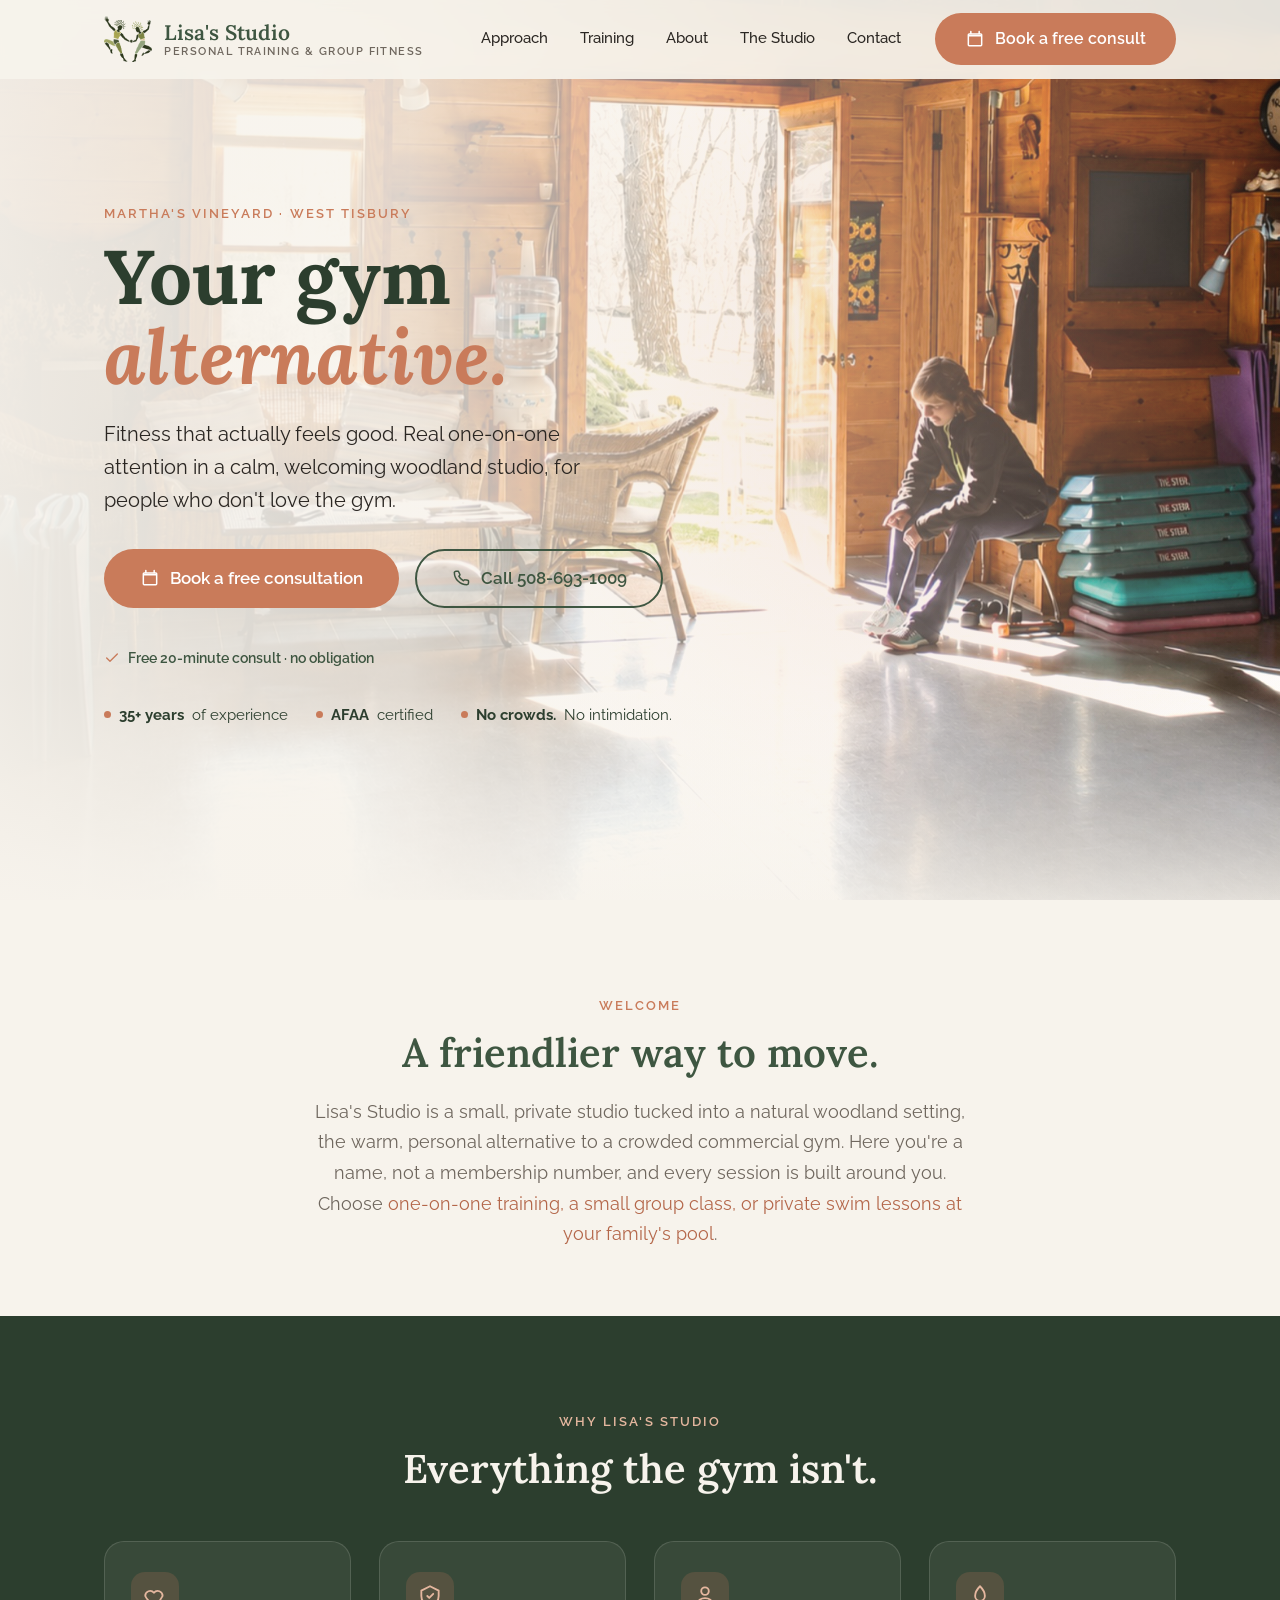
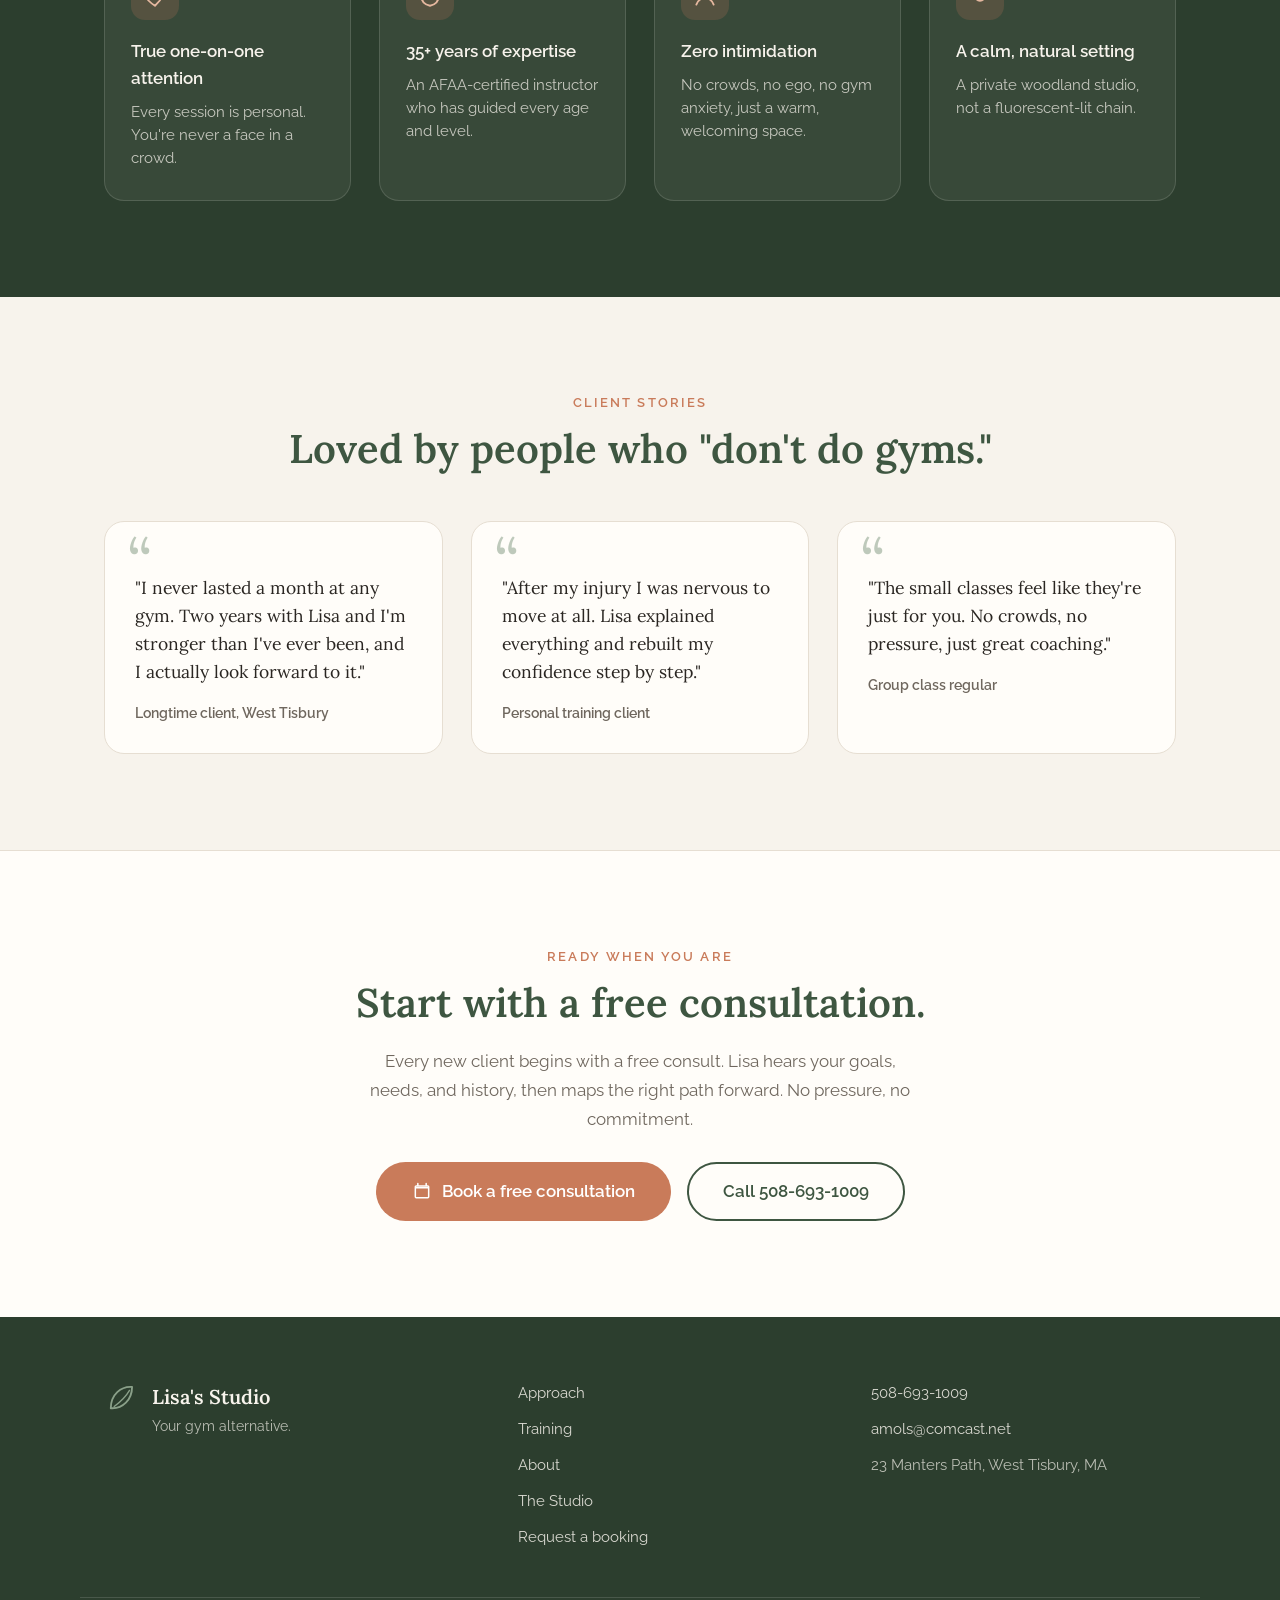
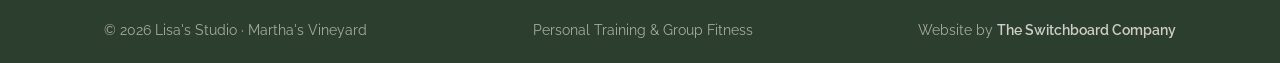
<file: website/index.html>
<!DOCTYPE html>
<html lang="en">
<head>
  <meta charset="UTF-8" />
  <meta name="viewport" content="width=device-width, initial-scale=1" />
  <title>Lisa's Studio: Your Gym Alternative | Personal Training &amp; Group Fitness, Martha's Vineyard</title>
  <meta name="description" content="Lisa's Studio is the warm, personal alternative to the gym on Martha's Vineyard. AFAA-certified, 35+ years of experience. One-on-one personal training, small group classes, and private swim lessons at your family's pool. Call 508-693-1009 to book." />

  <meta property="og:title" content="Lisa's Studio: Your Gym Alternative" />
  <meta property="og:description" content="Personal training, small group classes &amp; private swim lessons on Martha's Vineyard. No crowds, no intimidation. Just you, moving well." />
  <meta property="og:type" content="website" />

  <link rel="preconnect" href="https://fonts.googleapis.com" />
  <link rel="preconnect" href="https://fonts.gstatic.com" crossorigin />
  <link href="https://fonts.googleapis.com/css2?family=Lora:wght@500;600;700&family=Raleway:wght@300;400;500;600&display=swap" rel="stylesheet" />

  <link rel="stylesheet" href="styles.css" />
  <link rel="icon" href="assets/img/favicon.png?v=2" />
</head>
<body>
  <a class="skip-link" href="#main">Skip to content</a>

  <!-- ================= NAV ================= -->
  <header class="nav" id="nav">
    <div class="container nav__inner">
      <a class="brand" href="index.html" aria-label="Lisa's Studio home">
        <span class="brand__mark" aria-hidden="true"><img class="brand__logo" src="assets/img/logo.png" alt="" width="49" height="46" /></span>
        <span class="brand__text">
          <span class="brand__name">Lisa's Studio</span>
          <span class="brand__sub">Personal Training &amp; Group Fitness</span>
        </span>
      </a>

      <nav class="nav__links" aria-label="Primary">
        <a href="approach.html">Approach</a>
        <a href="training.html">Training</a>
        <a href="about.html">About</a>
        <a href="studio.html">The Studio</a>
        <a href="contact.html">Contact</a>
      </nav>

      <a href="contact.html#book" class="btn btn--primary nav__cta js-book">
        <svg class="icon" viewBox="0 0 24 24" aria-hidden="true"><path fill="none" stroke="currentColor" stroke-width="1.8" stroke-linecap="round" stroke-linejoin="round" d="M7 3v3m10-3v3M4 8h16M5 6h14a1 1 0 0 1 1 1v12a1 1 0 0 1-1 1H5a1 1 0 0 1-1-1V7a1 1 0 0 1 1-1Z"/></svg>
        Book a free consult
      </a>

      <button class="nav__toggle" id="navToggle" aria-label="Open menu" aria-expanded="false" aria-controls="mobileMenu">
        <span></span><span></span><span></span>
      </button>
    </div>

    <div class="mobile-menu" id="mobileMenu" hidden>
      <a href="approach.html">Approach</a>
      <a href="training.html">Training</a>
      <a href="about.html">About</a>
      <a href="studio.html">The Studio</a>
      <a href="contact.html">Contact</a>
      <a href="contact.html#book" class="btn btn--primary js-book">Book a free consult</a>
      <a href="tel:+15086931009" class="btn btn--ghost">Call 508-693-1009</a>
    </div>
  </header>

  <main id="main">

    <!-- ================= HERO ================= -->
    <section class="hero">
      <div class="hero__bg" aria-hidden="true">
        <img class="hero__img" src="assets/img/hero-studio.jpg" alt="" fetchpriority="high" />
        <div class="hero__scrim"></div>
      </div>

      <div class="container">
        <div class="hero__inner">
          <p class="eyebrow">Martha's Vineyard · West Tisbury</p>
          <h1 class="hero__title">Your gym<br/><em>alternative.</em></h1>
          <p class="hero__lead">
            Fitness that actually feels good. Real one-on-one attention in a calm,
            welcoming woodland studio, for people who don't love the gym.
          </p>
          <div class="hero__actions">
            <a href="contact.html#book" class="btn btn--primary btn--lg js-book">
              <svg class="icon" viewBox="0 0 24 24" aria-hidden="true"><path fill="none" stroke="currentColor" stroke-width="1.8" stroke-linecap="round" stroke-linejoin="round" d="M7 3v3m10-3v3M4 8h16M5 6h14a1 1 0 0 1 1 1v12a1 1 0 0 1-1 1H5a1 1 0 0 1-1-1V7a1 1 0 0 1 1-1Z"/></svg>
              Book a free consultation
            </a>
            <a href="tel:+15086931009" class="btn btn--ghost btn--lg">
              <svg class="icon" viewBox="0 0 24 24" aria-hidden="true"><path fill="none" stroke="currentColor" stroke-width="1.8" stroke-linecap="round" stroke-linejoin="round" d="M4 5c0 8.3 6.7 15 15 15a2 2 0 0 0 2-2v-2.3a1 1 0 0 0-.8-1l-3.3-.7a1 1 0 0 0-1 .3l-1 1a12 12 0 0 1-5.5-5.5l1-1a1 1 0 0 0 .3-1L9.3 4.8a1 1 0 0 0-1-.8H6a2 2 0 0 0-2 2Z"/></svg>
              Call 508-693-1009
            </a>
          </div>
          <p class="hero__note">
            <svg viewBox="0 0 24 24" aria-hidden="true"><path fill="none" stroke="currentColor" stroke-width="2" stroke-linecap="round" stroke-linejoin="round" d="M20 6 9 17l-5-5"/></svg>
            Free 20-minute consult · no obligation
          </p>
          <ul class="hero__trust">
            <li><strong>35+ years</strong> of experience</li>
            <li><strong>AFAA</strong> certified</li>
            <li><strong>No crowds.</strong> No intimidation.</li>
          </ul>
        </div>
      </div>
    </section>

    <!-- ================= WELCOME ================= -->
    <section class="section welcome" aria-labelledby="welcome-h">
      <div class="container narrow center">
        <p class="eyebrow">Welcome</p>
        <h2 id="welcome-h" class="h2">A friendlier way to move.</h2>
        <p class="lead-muted">
          Lisa's Studio is a small, private studio tucked into a natural woodland setting,
          the warm, personal alternative to a crowded commercial gym. Here you're a name,
          not a membership number, and every session is built around you. Choose
          <a href="training.html">one-on-one training, a small group class, or private swim
          lessons at your family's pool</a>.
        </p>
      </div>
    </section>

    <!-- ================= BENEFITS ================= -->
    <section class="section benefits" aria-labelledby="benefits-h">
      <div class="container">
        <div class="center section__head">
          <p class="eyebrow eyebrow--light">Why Lisa's Studio</p>
          <h2 id="benefits-h" class="h2 h2--light">Everything the gym isn't.</h2>
        </div>
        <div class="benefit-grid">
          <div class="benefit">
            <span class="benefit__icon" aria-hidden="true"><svg viewBox="0 0 24 24"><path fill="none" stroke="currentColor" stroke-width="1.7" stroke-linecap="round" stroke-linejoin="round" d="M12 21s-7-4.5-9-9a4.5 4.5 0 0 1 8-3 4.5 4.5 0 0 1 8 3c-2 4.5-7 9-7 9Z"/></svg></span>
            <h3>True one-on-one attention</h3>
            <p>Every session is personal. You're never a face in a crowd.</p>
          </div>
          <div class="benefit">
            <span class="benefit__icon" aria-hidden="true"><svg viewBox="0 0 24 24"><path fill="none" stroke="currentColor" stroke-width="1.7" stroke-linecap="round" stroke-linejoin="round" d="M12 3 4 7v5c0 5 3.5 8 8 9 4.5-1 8-4 8-9V7l-8-4Zm-2.5 9 1.8 1.8 3.7-3.8"/></svg></span>
            <h3>35+ years of expertise</h3>
            <p>An AFAA-certified instructor who has guided every age and level.</p>
          </div>
          <div class="benefit">
            <span class="benefit__icon" aria-hidden="true"><svg viewBox="0 0 24 24"><path fill="none" stroke="currentColor" stroke-width="1.7" stroke-linecap="round" stroke-linejoin="round" d="M4 20c1.5-4 4.5-6 8-6s6.5 2 8 6M12 11a3.5 3.5 0 1 0 0-7 3.5 3.5 0 0 0 0 7Z"/></svg></span>
            <h3>Zero intimidation</h3>
            <p>No crowds, no ego, no gym anxiety, just a warm, welcoming space.</p>
          </div>
          <div class="benefit">
            <span class="benefit__icon" aria-hidden="true"><svg viewBox="0 0 24 24"><path fill="none" stroke="currentColor" stroke-width="1.7" stroke-linecap="round" stroke-linejoin="round" d="M12 3c3 3 4.5 6 4.5 9a4.5 4.5 0 0 1-9 0c0-3 1.5-6 4.5-9Z"/></svg></span>
            <h3>A calm, natural setting</h3>
            <p>A private woodland studio, not a fluorescent-lit chain.</p>
          </div>
        </div>
      </div>
    </section>

    <!-- ================= TESTIMONIALS ================= -->
    <section class="section quotes" aria-labelledby="quotes-h">
      <div class="container">
        <div class="center section__head">
          <p class="eyebrow">Client stories</p>
          <h2 id="quotes-h" class="h2">Loved by people who "don't do gyms."</h2>
        </div>
        <div class="quote-grid">
          <figure class="quote">
            <blockquote>"I never lasted a month at any gym. Two years with Lisa and I'm stronger than I've ever been, and I actually look forward to it."</blockquote>
            <figcaption>Longtime client, West Tisbury</figcaption>
          </figure>
          <figure class="quote">
            <blockquote>"After my injury I was nervous to move at all. Lisa explained everything and rebuilt my confidence step by step."</blockquote>
            <figcaption>Personal training client</figcaption>
          </figure>
          <figure class="quote">
            <blockquote>"The small classes feel like they're just for you. No crowds, no pressure, just great coaching."</blockquote>
            <figcaption>Group class regular</figcaption>
          </figure>
        </div>
      </div>
    </section>

    <!-- ================= CTA ================= -->
    <section class="section cta-band">
      <div class="container center">
        <p class="eyebrow">Ready when you are</p>
        <h2 class="h2">Start with a free consultation.</h2>
        <p class="cta-band__lead">Every new client begins with a free consult. Lisa hears your goals, needs, and history, then maps the right path forward. No pressure, no commitment.</p>
        <div class="cta-band__actions">
          <a href="contact.html#book" class="btn btn--primary btn--lg js-book">
            <svg class="icon" viewBox="0 0 24 24" aria-hidden="true"><path fill="none" stroke="currentColor" stroke-width="1.8" stroke-linecap="round" stroke-linejoin="round" d="M7 3v3m10-3v3M4 8h16M5 6h14a1 1 0 0 1 1 1v12a1 1 0 0 1-1 1H5a1 1 0 0 1-1-1V7a1 1 0 0 1 1-1Z"/></svg>
            Book a free consultation
          </a>
          <a href="tel:+15086931009" class="btn btn--ghost btn--lg">Call 508-693-1009</a>
        </div>
      </div>
    </section>
  </main>

  <!-- ================= FOOTER ================= -->
  <footer class="footer">
    <div class="container footer__inner">
      <div class="footer__brand">
        <span class="brand__mark brand__mark--sm" aria-hidden="true">
          <svg viewBox="0 0 40 40" width="34" height="34"><path d="M8 32 C 8 16, 20 6, 33 7 C 33 22, 22 33, 8 32 Z" fill="none" stroke="currentColor" stroke-width="2.2" stroke-linecap="round" stroke-linejoin="round"/><path d="M12 30 C 20 24, 26 18, 30 11" fill="none" stroke="currentColor" stroke-width="1.6" stroke-linecap="round"/></svg>
        </span>
        <div>
          <p class="footer__name">Lisa's Studio</p>
          <p class="footer__tag">Your gym alternative.</p>
        </div>
      </div>
      <nav class="footer__nav" aria-label="Footer">
        <a href="approach.html">Approach</a>
        <a href="training.html">Training</a>
        <a href="about.html">About</a>
        <a href="studio.html">The Studio</a>
        <a href="contact.html">Request a booking</a>
      </nav>
      <div class="footer__contact">
        <a href="tel:+15086931009">508-693-1009</a>
        <a href="mailto:amols@comcast.net">amols@comcast.net</a>
        <p>23 Manters Path, West Tisbury, MA</p>
      </div>
    </div>
    <div class="footer__base">
      <p>© <span id="year"></span> Lisa's Studio · Martha's Vineyard</p>
      <p>Personal Training &amp; Group Fitness</p>
      <p class="footer__credit">Website by <a href="https://switchboardcompany.com" target="_blank" rel="noopener">The Switchboard Company</a></p>
    </div>
  </footer>

  <script src="script.js"></script>
</body>
</html>
</file>
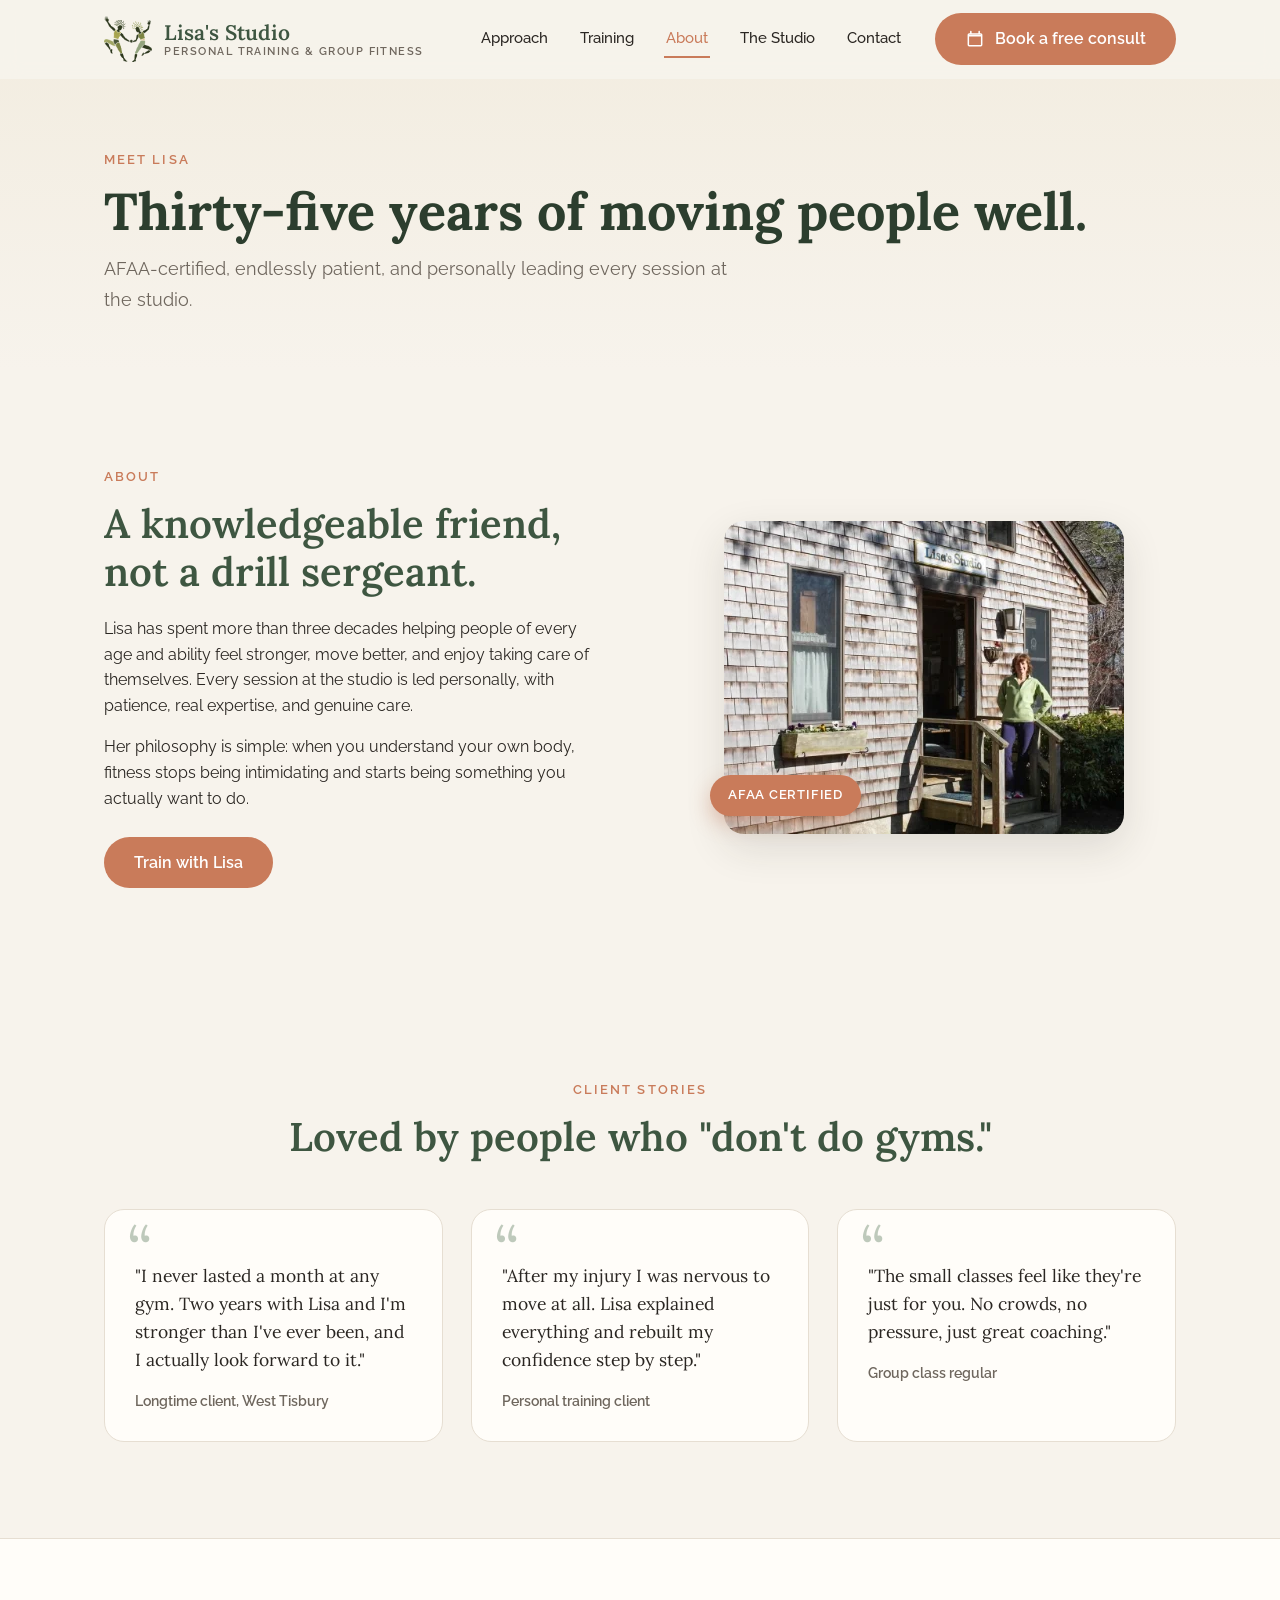
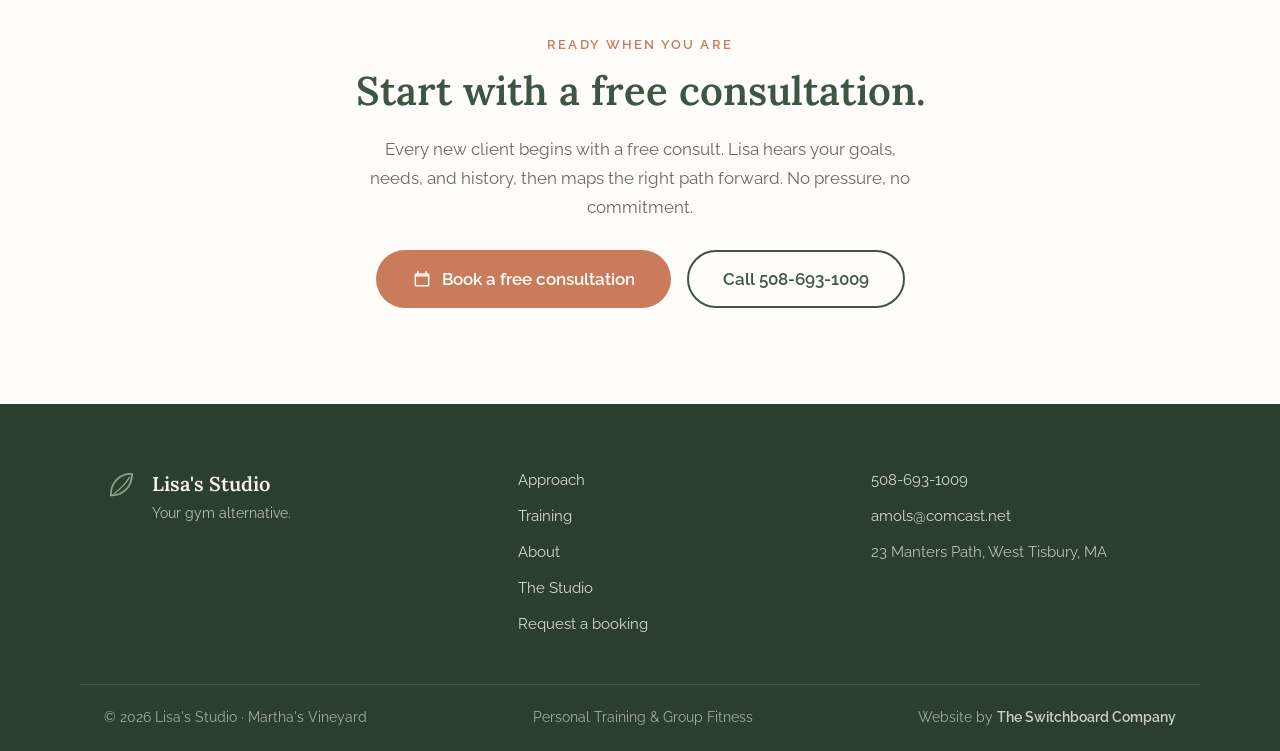
<file: website/about.html>
<!DOCTYPE html>
<html lang="en">
<head>
  <meta charset="UTF-8" />
  <meta name="viewport" content="width=device-width, initial-scale=1" />
  <title>Meet Lisa | Lisa's Studio, Martha's Vineyard</title>
  <meta name="description" content="Meet Lisa: AFAA-certified instructor with 35+ years of experience helping people of every age move better on Martha's Vineyard." />

  <link rel="preconnect" href="https://fonts.googleapis.com" />
  <link rel="preconnect" href="https://fonts.gstatic.com" crossorigin />
  <link href="https://fonts.googleapis.com/css2?family=Lora:wght@500;600;700&family=Raleway:wght@300;400;500;600&display=swap" rel="stylesheet" />

  <link rel="stylesheet" href="styles.css" />
  <link rel="icon" href="assets/img/favicon.png?v=2" />
</head>
<body>
  <a class="skip-link" href="#main">Skip to content</a>

  <header class="nav" id="nav">
    <div class="container nav__inner">
      <a class="brand" href="index.html" aria-label="Lisa's Studio home">
        <span class="brand__mark" aria-hidden="true"><img class="brand__logo" src="assets/img/logo.png" alt="" width="49" height="46" /></span>
        <span class="brand__text">
          <span class="brand__name">Lisa's Studio</span>
          <span class="brand__sub">Personal Training &amp; Group Fitness</span>
        </span>
      </a>

      <nav class="nav__links" aria-label="Primary">
        <a href="approach.html">Approach</a>
        <a href="training.html">Training</a>
        <a href="about.html" class="is-active" aria-current="page">About</a>
        <a href="studio.html">The Studio</a>
        <a href="contact.html">Contact</a>
      </nav>

      <a href="contact.html#book" class="btn btn--primary nav__cta js-book">
        <svg class="icon" viewBox="0 0 24 24" aria-hidden="true"><path fill="none" stroke="currentColor" stroke-width="1.8" stroke-linecap="round" stroke-linejoin="round" d="M7 3v3m10-3v3M4 8h16M5 6h14a1 1 0 0 1 1 1v12a1 1 0 0 1-1 1H5a1 1 0 0 1-1-1V7a1 1 0 0 1 1-1Z"/></svg>
        Book a free consult
      </a>

      <button class="nav__toggle" id="navToggle" aria-label="Open menu" aria-expanded="false" aria-controls="mobileMenu">
        <span></span><span></span><span></span>
      </button>
    </div>

    <div class="mobile-menu" id="mobileMenu" hidden>
      <a href="approach.html">Approach</a>
      <a href="training.html">Training</a>
      <a href="about.html" class="is-active" aria-current="page">About</a>
      <a href="studio.html">The Studio</a>
      <a href="contact.html">Contact</a>
      <a href="contact.html#book" class="btn btn--primary js-book">Book a free consult</a>
      <a href="tel:+15086931009" class="btn btn--ghost">Call 508-693-1009</a>
    </div>
  </header>

  <main id="main">
    <header class="page-hero">
      <div class="container">
        <p class="eyebrow">Meet Lisa</p>
        <h1 class="page-hero__title">Thirty-five years of moving people well.</h1>
        <p class="lead-muted">AFAA-certified, endlessly patient, and personally leading every session at the studio.</p>
      </div>
    </header>

    <section class="section lisa">
      <div class="container grid-2 grid-2--reverse">
        <div class="lisa__portrait">
          <div class="portrait-frame">
            <img src="assets/img/lisa-studio-porch.webp" alt="Lisa standing on the front steps of her cedar-shingled studio beneath the Lisa's Studio sign" loading="lazy" />
          </div>
          <span class="portrait-badge">AFAA Certified</span>
        </div>
        <div class="lisa__body">
          <p class="eyebrow">About</p>
          <h2 class="h2">A knowledgeable friend, not a drill sergeant.</h2>
          <p>
            Lisa has spent more than three decades helping people of every age and ability
            feel stronger, move better, and enjoy taking care of themselves. Every session at
            the studio is led personally, with patience, real expertise, and genuine care.
          </p>
          <p>
            Her philosophy is simple: when you understand your own body, fitness stops being
            intimidating and starts being something you actually want to do.
          </p>
          <a href="contact.html" class="btn btn--primary">Train with Lisa</a>
        </div>
      </div>
    </section>

    <section class="section quotes">
      <div class="container">
        <div class="center section__head">
          <p class="eyebrow">Client stories</p>
          <h2 class="h2">Loved by people who "don't do gyms."</h2>
        </div>
        <div class="quote-grid">
          <figure class="quote">
            <blockquote>"I never lasted a month at any gym. Two years with Lisa and I'm stronger than I've ever been, and I actually look forward to it."</blockquote>
            <figcaption>Longtime client, West Tisbury</figcaption>
          </figure>
          <figure class="quote">
            <blockquote>"After my injury I was nervous to move at all. Lisa explained everything and rebuilt my confidence step by step."</blockquote>
            <figcaption>Personal training client</figcaption>
          </figure>
          <figure class="quote">
            <blockquote>"The small classes feel like they're just for you. No crowds, no pressure, just great coaching."</blockquote>
            <figcaption>Group class regular</figcaption>
          </figure>
        </div>
      </div>
    </section>
    <section class="section cta-band">
      <div class="container center">
        <p class="eyebrow">Ready when you are</p>
        <h2 class="h2">Start with a free consultation.</h2>
        <p class="cta-band__lead">Every new client begins with a free consult. Lisa hears your goals, needs, and history, then maps the right path forward. No pressure, no commitment.</p>
        <div class="cta-band__actions">
          <a href="contact.html#book" class="btn btn--primary btn--lg js-book">
            <svg class="icon" viewBox="0 0 24 24" aria-hidden="true"><path fill="none" stroke="currentColor" stroke-width="1.8" stroke-linecap="round" stroke-linejoin="round" d="M7 3v3m10-3v3M4 8h16M5 6h14a1 1 0 0 1 1 1v12a1 1 0 0 1-1 1H5a1 1 0 0 1-1-1V7a1 1 0 0 1 1-1Z"/></svg>
            Book a free consultation
          </a>
          <a href="tel:+15086931009" class="btn btn--ghost btn--lg">Call 508-693-1009</a>
        </div>
      </div>
    </section>
  </main>

  <footer class="footer">
    <div class="container footer__inner">
      <div class="footer__brand">
        <span class="brand__mark brand__mark--sm" aria-hidden="true">
          <svg viewBox="0 0 40 40" width="34" height="34"><path d="M8 32 C 8 16, 20 6, 33 7 C 33 22, 22 33, 8 32 Z" fill="none" stroke="currentColor" stroke-width="2.2" stroke-linecap="round" stroke-linejoin="round"/><path d="M12 30 C 20 24, 26 18, 30 11" fill="none" stroke="currentColor" stroke-width="1.6" stroke-linecap="round"/></svg>
        </span>
        <div>
          <p class="footer__name">Lisa's Studio</p>
          <p class="footer__tag">Your gym alternative.</p>
        </div>
      </div>
      <nav class="footer__nav" aria-label="Footer">
        <a href="approach.html">Approach</a>
        <a href="training.html">Training</a>
        <a href="about.html">About</a>
        <a href="studio.html">The Studio</a>
        <a href="contact.html">Request a booking</a>
      </nav>
      <div class="footer__contact">
        <a href="tel:+15086931009">508-693-1009</a>
        <a href="mailto:amols@comcast.net">amols@comcast.net</a>
        <p>23 Manters Path, West Tisbury, MA</p>
      </div>
    </div>
    <div class="footer__base">
      <p>© <span id="year"></span> Lisa's Studio · Martha's Vineyard</p>
      <p>Personal Training &amp; Group Fitness</p>
      <p class="footer__credit">Website by <a href="https://switchboardcompany.com" target="_blank" rel="noopener">The Switchboard Company</a></p>
    </div>
  </footer>

  <script src="script.js"></script>
</body>
</html>
</file>
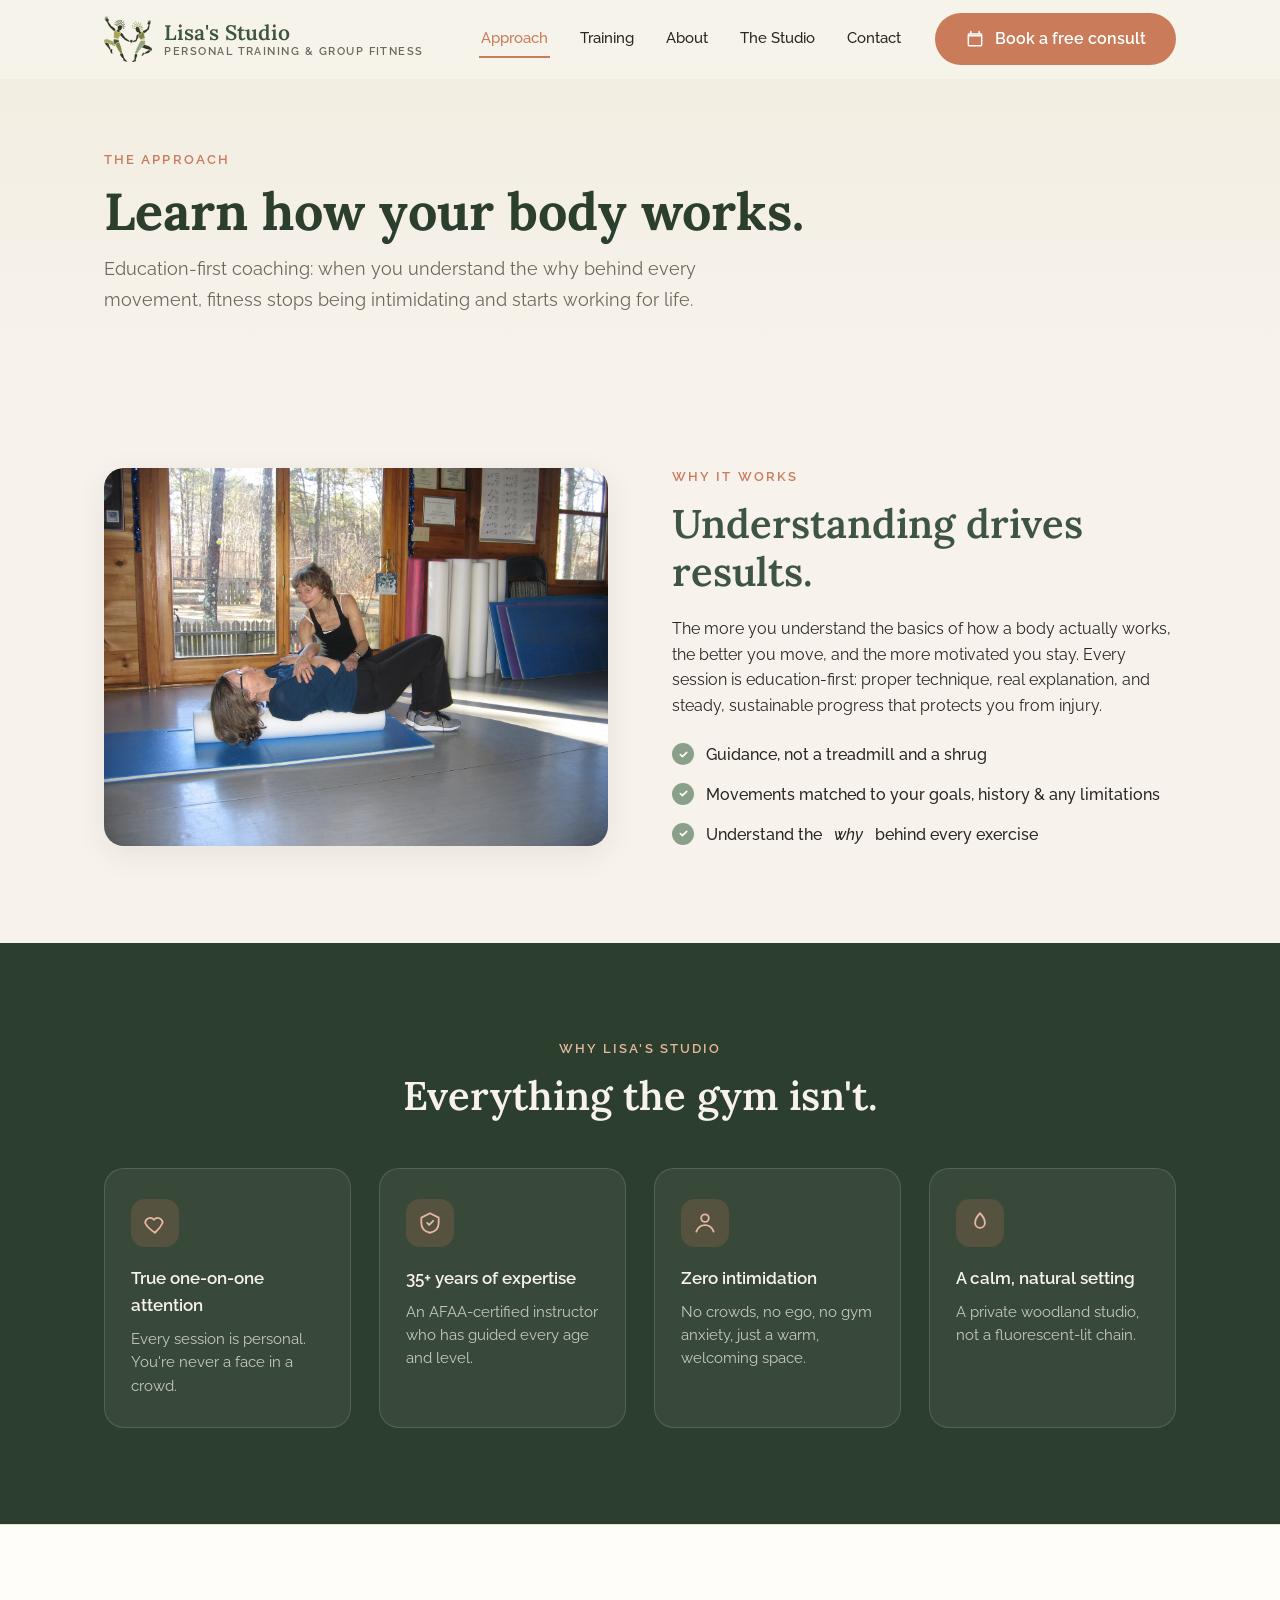
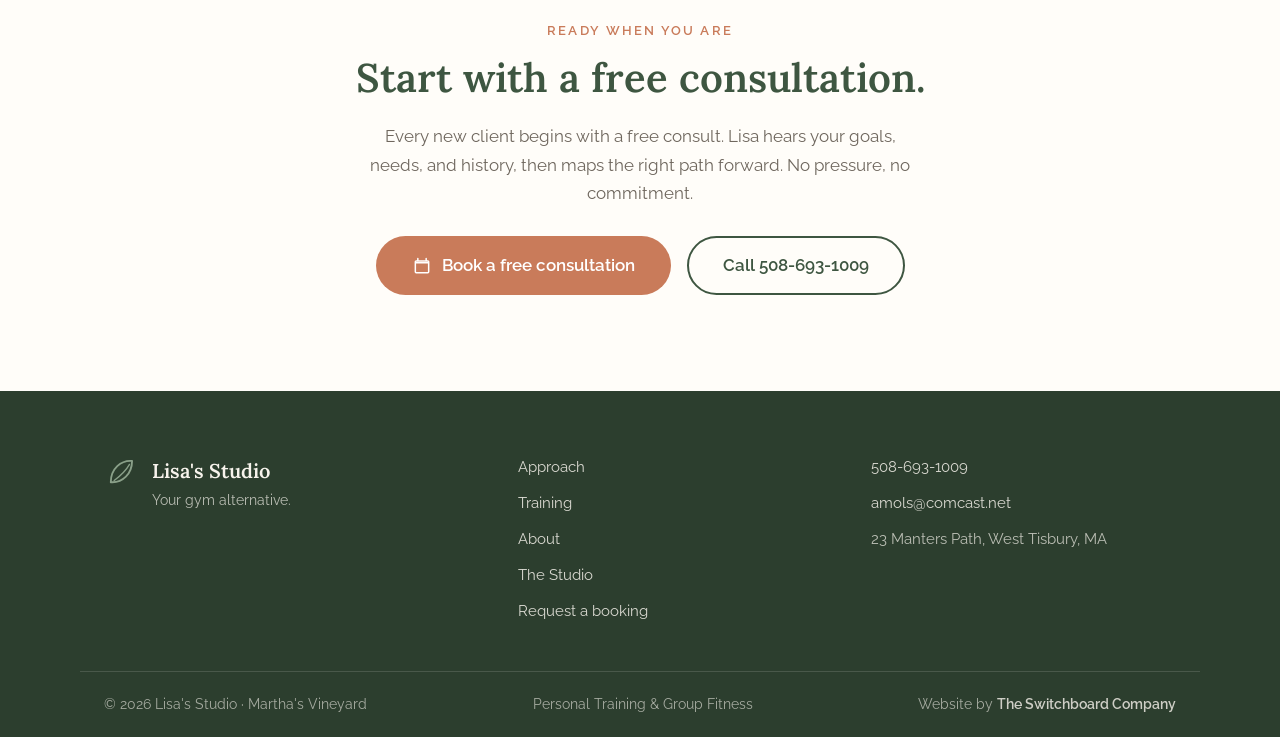
<file: website/approach.html>
<!DOCTYPE html>
<html lang="en">
<head>
  <meta charset="UTF-8" />
  <meta name="viewport" content="width=device-width, initial-scale=1" />
  <title>The Approach | Lisa's Studio, Martha's Vineyard</title>
  <meta name="description" content="Education-first fitness coaching on Martha's Vineyard. Learn how your body works with 35+ years of AFAA-certified experience." />

  <link rel="preconnect" href="https://fonts.googleapis.com" />
  <link rel="preconnect" href="https://fonts.gstatic.com" crossorigin />
  <link href="https://fonts.googleapis.com/css2?family=Lora:wght@500;600;700&family=Raleway:wght@300;400;500;600&display=swap" rel="stylesheet" />

  <link rel="stylesheet" href="styles.css" />
  <link rel="icon" href="assets/img/favicon.png?v=2" />
</head>
<body>
  <a class="skip-link" href="#main">Skip to content</a>

  <header class="nav" id="nav">
    <div class="container nav__inner">
      <a class="brand" href="index.html" aria-label="Lisa's Studio home">
        <span class="brand__mark" aria-hidden="true"><img class="brand__logo" src="assets/img/logo.png" alt="" width="49" height="46" /></span>
        <span class="brand__text">
          <span class="brand__name">Lisa's Studio</span>
          <span class="brand__sub">Personal Training &amp; Group Fitness</span>
        </span>
      </a>

      <nav class="nav__links" aria-label="Primary">
        <a href="approach.html" class="is-active" aria-current="page">Approach</a>
        <a href="training.html">Training</a>
        <a href="about.html">About</a>
        <a href="studio.html">The Studio</a>
        <a href="contact.html">Contact</a>
      </nav>

      <a href="contact.html#book" class="btn btn--primary nav__cta js-book">
        <svg class="icon" viewBox="0 0 24 24" aria-hidden="true"><path fill="none" stroke="currentColor" stroke-width="1.8" stroke-linecap="round" stroke-linejoin="round" d="M7 3v3m10-3v3M4 8h16M5 6h14a1 1 0 0 1 1 1v12a1 1 0 0 1-1 1H5a1 1 0 0 1-1-1V7a1 1 0 0 1 1-1Z"/></svg>
        Book a free consult
      </a>

      <button class="nav__toggle" id="navToggle" aria-label="Open menu" aria-expanded="false" aria-controls="mobileMenu">
        <span></span><span></span><span></span>
      </button>
    </div>

    <div class="mobile-menu" id="mobileMenu" hidden>
      <a href="approach.html" class="is-active" aria-current="page">Approach</a>
      <a href="training.html">Training</a>
      <a href="about.html">About</a>
      <a href="studio.html">The Studio</a>
      <a href="contact.html">Contact</a>
      <a href="contact.html#book" class="btn btn--primary js-book">Book a free consult</a>
      <a href="tel:+15086931009" class="btn btn--ghost">Call 508-693-1009</a>
    </div>
  </header>

  <main id="main">
    <header class="page-hero">
      <div class="container">
        <p class="eyebrow">The approach</p>
        <h1 class="page-hero__title">Learn how your body works.</h1>
        <p class="lead-muted">Education-first coaching: when you understand the why behind every movement, fitness stops being intimidating and starts working for life.</p>
      </div>
    </header>

    <section class="section approach">
      <div class="container grid-2">
        <div class="approach__art">
          <img src="assets/img/approach-coaching.webp" alt="Lisa guiding a client through a supported exercise on a foam roller in the sunlit studio" loading="lazy" />
        </div>
        <div class="approach__body">
          <p class="eyebrow">Why it works</p>
          <h2 class="h2">Understanding drives results.</h2>
          <p>
            The more you understand the basics of how a body actually works, the better you
            move, and the more motivated you stay. Every session is education-first: proper
            technique, real explanation, and steady, sustainable progress that protects you
            from injury.
          </p>
          <ul class="check-list">
            <li>Guidance, not a treadmill and a shrug</li>
            <li>Movements matched to your goals, history &amp; any limitations</li>
            <li>Understand the <em>why</em> behind every exercise</li>
          </ul>
        </div>
      </div>
    </section>
    <section class="section benefits">
      <div class="container">
        <div class="center section__head">
          <p class="eyebrow eyebrow--light">Why Lisa's Studio</p>
          <h2 class="h2 h2--light">Everything the gym isn't.</h2>
        </div>
        <div class="benefit-grid">
          <div class="benefit">
            <span class="benefit__icon" aria-hidden="true"><svg viewBox="0 0 24 24"><path fill="none" stroke="currentColor" stroke-width="1.7" stroke-linecap="round" stroke-linejoin="round" d="M12 21s-7-4.5-9-9a4.5 4.5 0 0 1 8-3 4.5 4.5 0 0 1 8 3c-2 4.5-7 9-7 9Z"/></svg></span>
            <h3>True one-on-one attention</h3>
            <p>Every session is personal. You're never a face in a crowd.</p>
          </div>
          <div class="benefit">
            <span class="benefit__icon" aria-hidden="true"><svg viewBox="0 0 24 24"><path fill="none" stroke="currentColor" stroke-width="1.7" stroke-linecap="round" stroke-linejoin="round" d="M12 3 4 7v5c0 5 3.5 8 8 9 4.5-1 8-4 8-9V7l-8-4Zm-2.5 9 1.8 1.8 3.7-3.8"/></svg></span>
            <h3>35+ years of expertise</h3>
            <p>An AFAA-certified instructor who has guided every age and level.</p>
          </div>
          <div class="benefit">
            <span class="benefit__icon" aria-hidden="true"><svg viewBox="0 0 24 24"><path fill="none" stroke="currentColor" stroke-width="1.7" stroke-linecap="round" stroke-linejoin="round" d="M4 20c1.5-4 4.5-6 8-6s6.5 2 8 6M12 11a3.5 3.5 0 1 0 0-7 3.5 3.5 0 0 0 0 7Z"/></svg></span>
            <h3>Zero intimidation</h3>
            <p>No crowds, no ego, no gym anxiety, just a warm, welcoming space.</p>
          </div>
          <div class="benefit">
            <span class="benefit__icon" aria-hidden="true"><svg viewBox="0 0 24 24"><path fill="none" stroke="currentColor" stroke-width="1.7" stroke-linecap="round" stroke-linejoin="round" d="M12 3c3 3 4.5 6 4.5 9a4.5 4.5 0 0 1-9 0c0-3 1.5-6 4.5-9Z"/></svg></span>
            <h3>A calm, natural setting</h3>
            <p>A private woodland studio, not a fluorescent-lit chain.</p>
          </div>
        </div>
      </div>
    </section>
    <section class="section cta-band">
      <div class="container center">
        <p class="eyebrow">Ready when you are</p>
        <h2 class="h2">Start with a free consultation.</h2>
        <p class="cta-band__lead">Every new client begins with a free consult. Lisa hears your goals, needs, and history, then maps the right path forward. No pressure, no commitment.</p>
        <div class="cta-band__actions">
          <a href="contact.html#book" class="btn btn--primary btn--lg js-book">
            <svg class="icon" viewBox="0 0 24 24" aria-hidden="true"><path fill="none" stroke="currentColor" stroke-width="1.8" stroke-linecap="round" stroke-linejoin="round" d="M7 3v3m10-3v3M4 8h16M5 6h14a1 1 0 0 1 1 1v12a1 1 0 0 1-1 1H5a1 1 0 0 1-1-1V7a1 1 0 0 1 1-1Z"/></svg>
            Book a free consultation
          </a>
          <a href="tel:+15086931009" class="btn btn--ghost btn--lg">Call 508-693-1009</a>
        </div>
      </div>
    </section>
  </main>

  <footer class="footer">
    <div class="container footer__inner">
      <div class="footer__brand">
        <span class="brand__mark brand__mark--sm" aria-hidden="true">
          <svg viewBox="0 0 40 40" width="34" height="34"><path d="M8 32 C 8 16, 20 6, 33 7 C 33 22, 22 33, 8 32 Z" fill="none" stroke="currentColor" stroke-width="2.2" stroke-linecap="round" stroke-linejoin="round"/><path d="M12 30 C 20 24, 26 18, 30 11" fill="none" stroke="currentColor" stroke-width="1.6" stroke-linecap="round"/></svg>
        </span>
        <div>
          <p class="footer__name">Lisa's Studio</p>
          <p class="footer__tag">Your gym alternative.</p>
        </div>
      </div>
      <nav class="footer__nav" aria-label="Footer">
        <a href="approach.html">Approach</a>
        <a href="training.html">Training</a>
        <a href="about.html">About</a>
        <a href="studio.html">The Studio</a>
        <a href="contact.html">Request a booking</a>
      </nav>
      <div class="footer__contact">
        <a href="tel:+15086931009">508-693-1009</a>
        <a href="mailto:amols@comcast.net">amols@comcast.net</a>
        <p>23 Manters Path, West Tisbury, MA</p>
      </div>
    </div>
    <div class="footer__base">
      <p>© <span id="year"></span> Lisa's Studio · Martha's Vineyard</p>
      <p>Personal Training &amp; Group Fitness</p>
      <p class="footer__credit">Website by <a href="https://switchboardcompany.com" target="_blank" rel="noopener">The Switchboard Company</a></p>
    </div>
  </footer>

  <script src="script.js"></script>
</body>
</html>
</file>
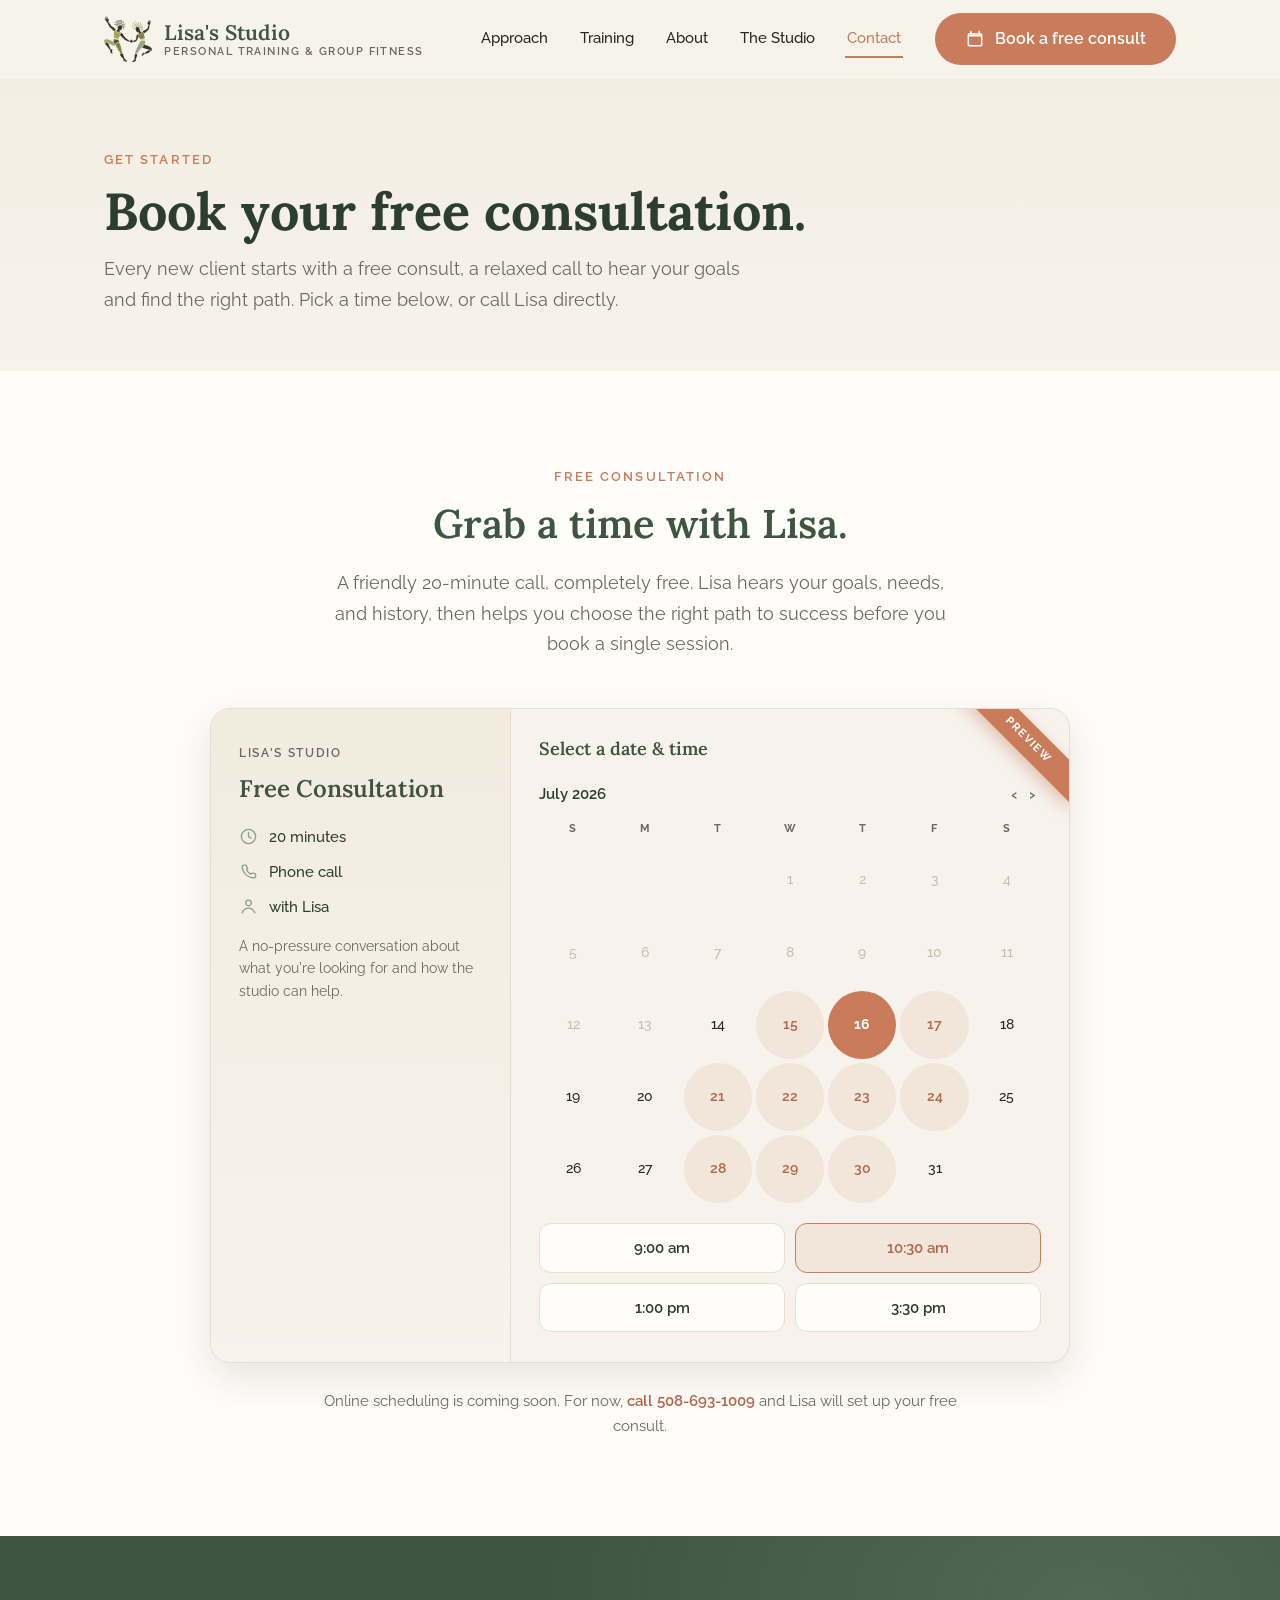
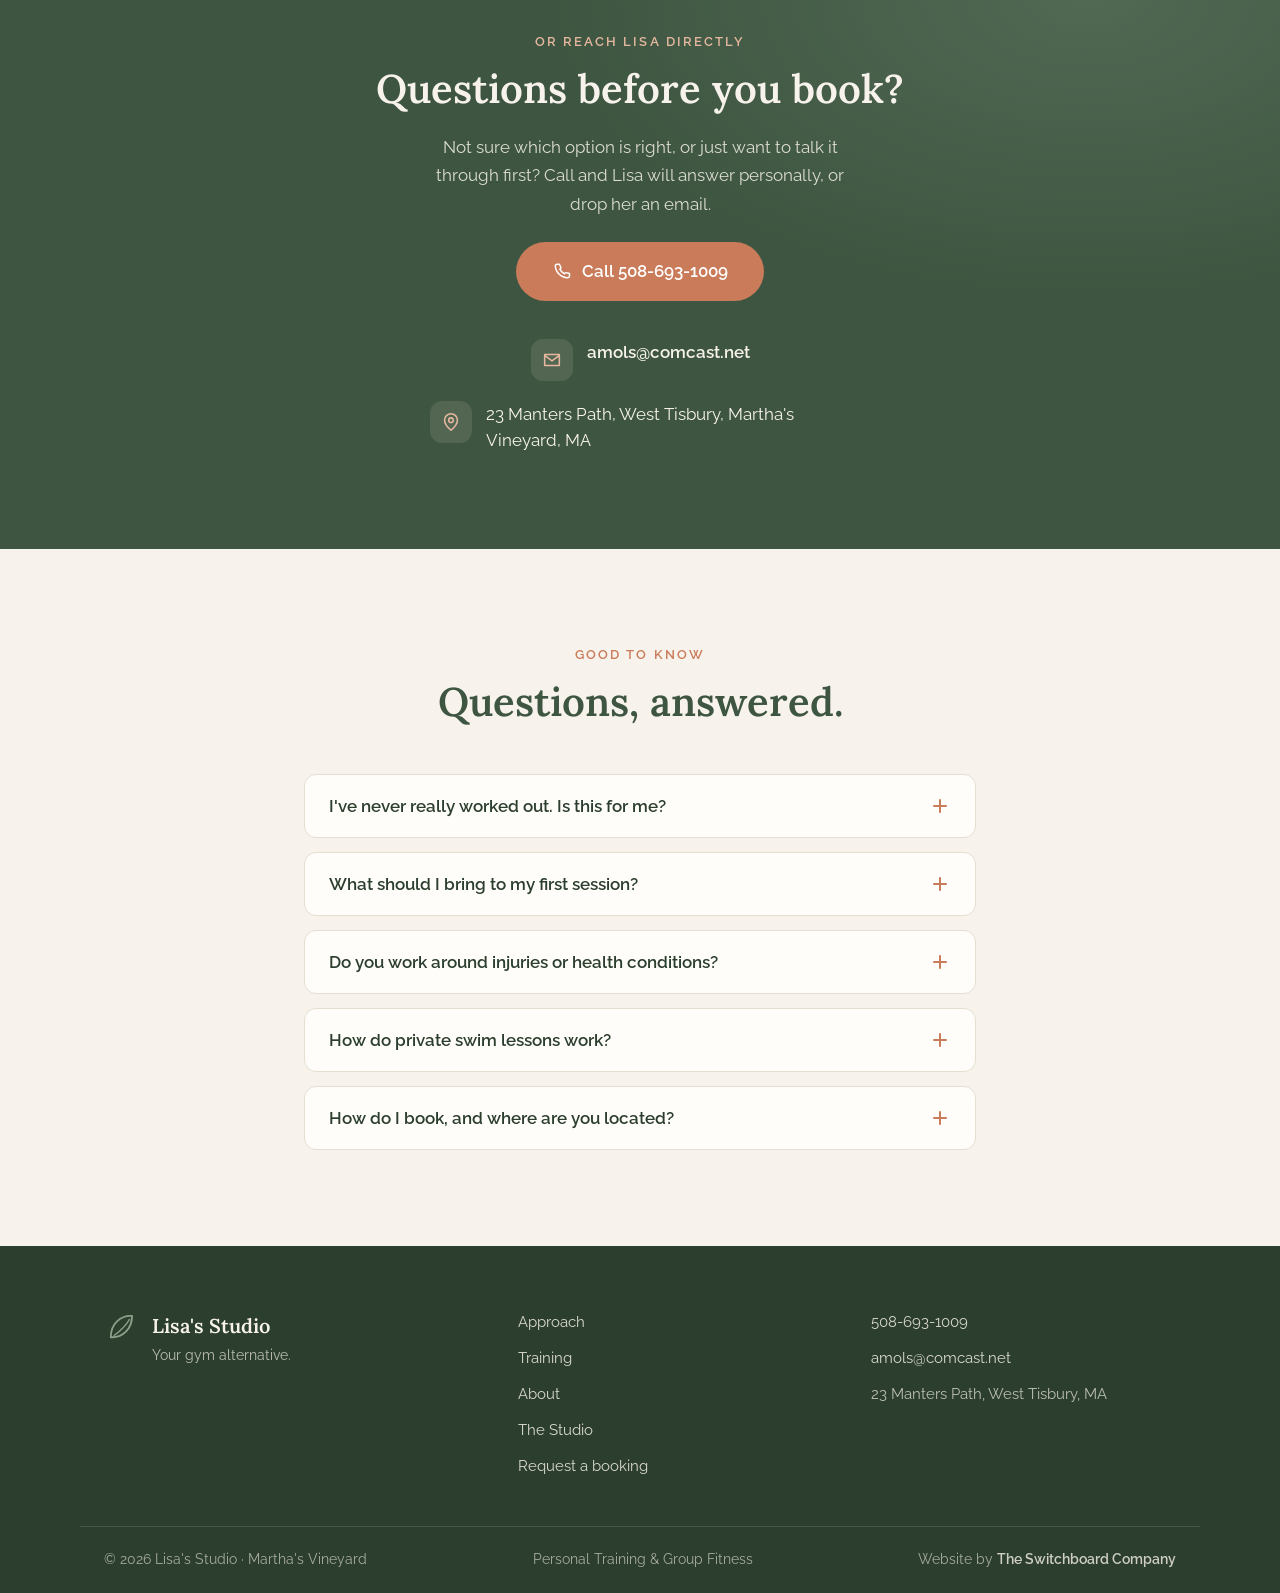
<file: website/contact.html>
<!DOCTYPE html>
<html lang="en">
<head>
  <meta charset="UTF-8" />
  <meta name="viewport" content="width=device-width, initial-scale=1" />
  <title>Book & Contact | Lisa's Studio, Martha's Vineyard</title>
  <meta name="description" content="Book personal training, group classes, or private swim lessons with Lisa's Studio. Call 508-693-1009 or send a booking request." />

  <link rel="preconnect" href="https://fonts.googleapis.com" />
  <link rel="preconnect" href="https://fonts.gstatic.com" crossorigin />
  <link href="https://fonts.googleapis.com/css2?family=Lora:wght@500;600;700&family=Raleway:wght@300;400;500;600&display=swap" rel="stylesheet" />

  <link rel="stylesheet" href="styles.css" />
  <link rel="icon" href="assets/img/favicon.png?v=2" />
</head>
<body>
  <a class="skip-link" href="#main">Skip to content</a>

  <header class="nav" id="nav">
    <div class="container nav__inner">
      <a class="brand" href="index.html" aria-label="Lisa's Studio home">
        <span class="brand__mark" aria-hidden="true"><img class="brand__logo" src="assets/img/logo.png" alt="" width="49" height="46" /></span>
        <span class="brand__text">
          <span class="brand__name">Lisa's Studio</span>
          <span class="brand__sub">Personal Training &amp; Group Fitness</span>
        </span>
      </a>

      <nav class="nav__links" aria-label="Primary">
        <a href="approach.html">Approach</a>
        <a href="training.html">Training</a>
        <a href="about.html">About</a>
        <a href="studio.html">The Studio</a>
        <a href="contact.html" class="is-active" aria-current="page">Contact</a>
      </nav>

      <a href="#book" class="btn btn--primary nav__cta js-book">
        <svg class="icon" viewBox="0 0 24 24" aria-hidden="true"><path fill="none" stroke="currentColor" stroke-width="1.8" stroke-linecap="round" stroke-linejoin="round" d="M7 3v3m10-3v3M4 8h16M5 6h14a1 1 0 0 1 1 1v12a1 1 0 0 1-1 1H5a1 1 0 0 1-1-1V7a1 1 0 0 1 1-1Z"/></svg>
        Book a free consult
      </a>

      <button class="nav__toggle" id="navToggle" aria-label="Open menu" aria-expanded="false" aria-controls="mobileMenu">
        <span></span><span></span><span></span>
      </button>
    </div>

    <div class="mobile-menu" id="mobileMenu" hidden>
      <a href="approach.html">Approach</a>
      <a href="training.html">Training</a>
      <a href="about.html">About</a>
      <a href="studio.html">The Studio</a>
      <a href="contact.html" class="is-active" aria-current="page">Contact</a>
      <a href="#book" class="btn btn--primary js-book">Book a free consult</a>
      <a href="tel:+15086931009" class="btn btn--ghost">Call 508-693-1009</a>
    </div>
  </header>

  <main id="main">
    <header class="page-hero">
      <div class="container">
        <p class="eyebrow">Get started</p>
        <h1 class="page-hero__title">Book your free consultation.</h1>
        <p class="lead-muted">Every new client starts with a free consult, a relaxed call to hear your goals and find the right path. Pick a time below, or call Lisa directly.</p>
      </div>
    </header>

    <section class="section book" id="book">
      <div class="container">
        <div class="center section__head">
          <p class="eyebrow">Free consultation</p>
          <h2 class="h2">Grab a time with Lisa.</h2>
          <p class="lead-muted book__intro">A friendly 20-minute call, completely free. Lisa hears your goals, needs, and history, then helps you choose the right path to success before you book a single session.</p>
        </div>

        <div class="cal-card" role="img" aria-label="Preview of the online consultation scheduler, coming soon.">
          <span class="cal-card__preview">Preview</span>
          <div class="cal-card__aside">
            <span class="cal-card__brand">Lisa's Studio</span>
            <h3 class="cal-card__event">Free Consultation</h3>
            <ul class="cal-card__meta">
              <li><svg viewBox="0 0 24 24"><path fill="none" stroke="currentColor" stroke-width="1.7" stroke-linecap="round" stroke-linejoin="round" d="M12 7v5l3 2M12 21a9 9 0 1 0 0-18 9 9 0 0 0 0 18Z"/></svg>20 minutes</li>
              <li><svg viewBox="0 0 24 24"><path fill="none" stroke="currentColor" stroke-width="1.7" stroke-linecap="round" stroke-linejoin="round" d="M4 5c0 8.3 6.7 15 15 15a2 2 0 0 0 2-2v-2.3a1 1 0 0 0-.8-1l-3.3-.7a1 1 0 0 0-1 .3l-1 1a12 12 0 0 1-5.5-5.5l1-1a1 1 0 0 0 .3-1L9.3 4.8a1 1 0 0 0-1-.8H6a2 2 0 0 0-2 2Z"/></svg>Phone call</li>
              <li><svg viewBox="0 0 24 24"><path fill="none" stroke="currentColor" stroke-width="1.7" stroke-linecap="round" stroke-linejoin="round" d="M4 20c1.5-4 4.5-6 8-6s6.5 2 8 6M12 11a3.5 3.5 0 1 0 0-7 3.5 3.5 0 0 0 0 7Z"/></svg>with Lisa</li>
            </ul>
            <p class="cal-card__desc">A no-pressure conversation about what you're looking for and how the studio can help.</p>
          </div>
          <div class="cal-card__picker">
            <p class="cal-card__picker-title">Select a date &amp; time</p>
            <div class="cal-card__month" aria-hidden="true">
              <span>July 2026</span>
              <span><i>&lsaquo;</i><i>&rsaquo;</i></span>
            </div>
            <div class="cal-grid" aria-hidden="true">
              <span class="dow">S</span><span class="dow">M</span><span class="dow">T</span><span class="dow">W</span><span class="dow">T</span><span class="dow">F</span><span class="dow">S</span>
          <span class="cal-day is-muted"></span>
          <span class="cal-day is-muted"></span>
          <span class="cal-day is-muted"></span>
          <span class="cal-day is-muted">1</span>
          <span class="cal-day is-muted">2</span>
          <span class="cal-day is-muted">3</span>
          <span class="cal-day is-muted">4</span>
          <span class="cal-day is-muted">5</span>
          <span class="cal-day is-muted">6</span>
          <span class="cal-day is-muted">7</span>
          <span class="cal-day is-muted">8</span>
          <span class="cal-day is-muted">9</span>
          <span class="cal-day is-muted">10</span>
          <span class="cal-day is-muted">11</span>
          <span class="cal-day is-muted">12</span>
          <span class="cal-day is-muted">13</span>
          <span class="cal-day">14</span>
          <span class="cal-day is-avail">15</span>
          <span class="cal-day is-selected">16</span>
          <span class="cal-day is-avail">17</span>
          <span class="cal-day">18</span>
          <span class="cal-day">19</span>
          <span class="cal-day">20</span>
          <span class="cal-day is-avail">21</span>
          <span class="cal-day is-avail">22</span>
          <span class="cal-day is-avail">23</span>
          <span class="cal-day is-avail">24</span>
          <span class="cal-day">25</span>
          <span class="cal-day">26</span>
          <span class="cal-day">27</span>
          <span class="cal-day is-avail">28</span>
          <span class="cal-day is-avail">29</span>
          <span class="cal-day is-avail">30</span>
          <span class="cal-day">31</span>
          <span class="cal-day is-muted"></span>
            </div>
            <div class="cal-times" aria-hidden="true">
              <span class="cal-time">9:00 am</span>
              <span class="cal-time is-selected">10:30 am</span>
              <span class="cal-time">1:00 pm</span>
              <span class="cal-time">3:30 pm</span>
            </div>
          </div>
        </div>

        <p class="book__note" id="bookNote">
          Online scheduling is coming soon. For now, <a href="tel:+15086931009">call 508-693-1009</a>
          and Lisa will set up your free consult.
        </p>
      </div>
    </section>

    <section class="section contact contact--center" id="contact">
      <div class="container narrow center">
        <div class="contact__info">
          <p class="eyebrow eyebrow--light">Or reach Lisa directly</p>
          <h2 class="h2 h2--light">Questions before you book?</h2>
          <p class="contact__lead">Not sure which option is right, or just want to talk it through first? Call and Lisa will answer personally, or drop her an email.</p>
          <a href="tel:+15086931009" class="btn btn--primary btn--lg contact__call">
            <svg class="icon" viewBox="0 0 24 24" aria-hidden="true"><path fill="none" stroke="currentColor" stroke-width="1.8" stroke-linecap="round" stroke-linejoin="round" d="M4 5c0 8.3 6.7 15 15 15a2 2 0 0 0 2-2v-2.3a1 1 0 0 0-.8-1l-3.3-.7a1 1 0 0 0-1 .3l-1 1a12 12 0 0 1-5.5-5.5l1-1a1 1 0 0 0 .3-1L9.3 4.8a1 1 0 0 0-1-.8H6a2 2 0 0 0-2 2Z"/></svg>
            Call 508-693-1009
          </a>
          <ul class="contact__list">
            <li>
              <span class="ci" aria-hidden="true"><svg viewBox="0 0 24 24"><path fill="none" stroke="currentColor" stroke-width="1.7" stroke-linecap="round" stroke-linejoin="round" d="M4 6h16v12H4zM4 7l8 6 8-6"/></svg></span>
              <a href="mailto:amols@comcast.net">amols@comcast.net</a>
            </li>
            <li>
              <span class="ci" aria-hidden="true"><svg viewBox="0 0 24 24"><path fill="none" stroke="currentColor" stroke-width="1.7" stroke-linecap="round" stroke-linejoin="round" d="M12 21s-7-6-7-11a7 7 0 0 1 14 0c0 5-7 11-7 11Zm0-8.5a2.5 2.5 0 1 0 0-5 2.5 2.5 0 0 0 0 5Z"/></svg></span>
              <span>23 Manters Path, West Tisbury, Martha's Vineyard, MA</span>
            </li>
          </ul>
        </div>
      </div>
    </section>

    <section class="section faq">
      <div class="container narrow">
        <div class="center section__head">
          <p class="eyebrow">Good to know</p>
          <h2 class="h2">Questions, answered.</h2>
        </div>
        <div class="accordion" id="accordion">
          <div class="acc-item">
            <button class="acc-trigger" aria-expanded="false">
              I've never really worked out. Is this for me?
              <span class="acc-icon" aria-hidden="true"></span>
            </button>
            <div class="acc-panel"><p>Absolutely. Most clients come in feeling exactly that way. Every session starts where you are, with patient, hands-on guidance and zero judgment.</p></div>
          </div>
          <div class="acc-item">
            <button class="acc-trigger" aria-expanded="false">
              What should I bring to my first session?
              <span class="acc-icon" aria-hidden="true"></span>
            </button>
            <div class="acc-panel"><p>Just comfortable clothes, supportive sneakers, and some water. We'll take care of the rest and talk through your goals when you arrive.</p></div>
          </div>
          <div class="acc-item">
            <button class="acc-trigger" aria-expanded="false">
              Do you work around injuries or health conditions?
              <span class="acc-icon" aria-hidden="true"></span>
            </button>
            <div class="acc-panel"><p>Yes. Programs are fully tailored around your history, any injuries, and any limitations. Safe, gradual progress is the whole point.</p></div>
          </div>
          <div class="acc-item">
            <button class="acc-trigger" aria-expanded="false">
              How do private swim lessons work?
              <span class="acc-icon" aria-hidden="true"></span>
            </button>
            <div class="acc-panel"><p>Lisa travels to your family's pool and teaches right there, welcoming kids, adults, and nervous swimmers alike. Lessons focus on water comfort, safety, and real swimming skills at your own pace. Request lessons above and include your pool's location.</p></div>
          </div>
          <div class="acc-item">
            <button class="acc-trigger" aria-expanded="false">
              How do I book, and where are you located?
              <span class="acc-icon" aria-hidden="true"></span>
            </button>
            <div class="acc-panel"><p>Use the form above, call <a href="tel:+15086931009">508-693-1009</a>, or email <a href="mailto:amols@comcast.net">amols@comcast.net</a>. The studio is at 23 Manters Path, West Tisbury, Martha's Vineyard, MA.</p></div>
          </div>
        </div>
      </div>
    </section>
  </main>

  <footer class="footer">
    <div class="container footer__inner">
      <div class="footer__brand">
        <span class="brand__mark brand__mark--sm" aria-hidden="true">
          <svg viewBox="0 0 40 40" width="34" height="34"><path d="M8 32 C 8 16, 20 6, 33 7 C 33 22, 22 33, 8 32 Z" fill="none" stroke="currentColor" stroke-width="2.2" stroke-linecap="round" stroke-linejoin="round"/><path d="M12 30 C 20 24, 26 18, 30 11" fill="none" stroke="currentColor" stroke-width="1.6" stroke-linecap="round"/></svg>
        </span>
        <div>
          <p class="footer__name">Lisa's Studio</p>
          <p class="footer__tag">Your gym alternative.</p>
        </div>
      </div>
      <nav class="footer__nav" aria-label="Footer">
        <a href="approach.html">Approach</a>
        <a href="training.html">Training</a>
        <a href="about.html">About</a>
        <a href="studio.html">The Studio</a>
        <a href="contact.html">Request a booking</a>
      </nav>
      <div class="footer__contact">
        <a href="tel:+15086931009">508-693-1009</a>
        <a href="mailto:amols@comcast.net">amols@comcast.net</a>
        <p>23 Manters Path, West Tisbury, MA</p>
      </div>
    </div>
    <div class="footer__base">
      <p>© <span id="year"></span> Lisa's Studio · Martha's Vineyard</p>
      <p>Personal Training &amp; Group Fitness</p>
      <p class="footer__credit">Website by <a href="https://switchboardcompany.com" target="_blank" rel="noopener">The Switchboard Company</a></p>
    </div>
  </footer>

  <script src="script.js"></script>
</body>
</html>
</file>
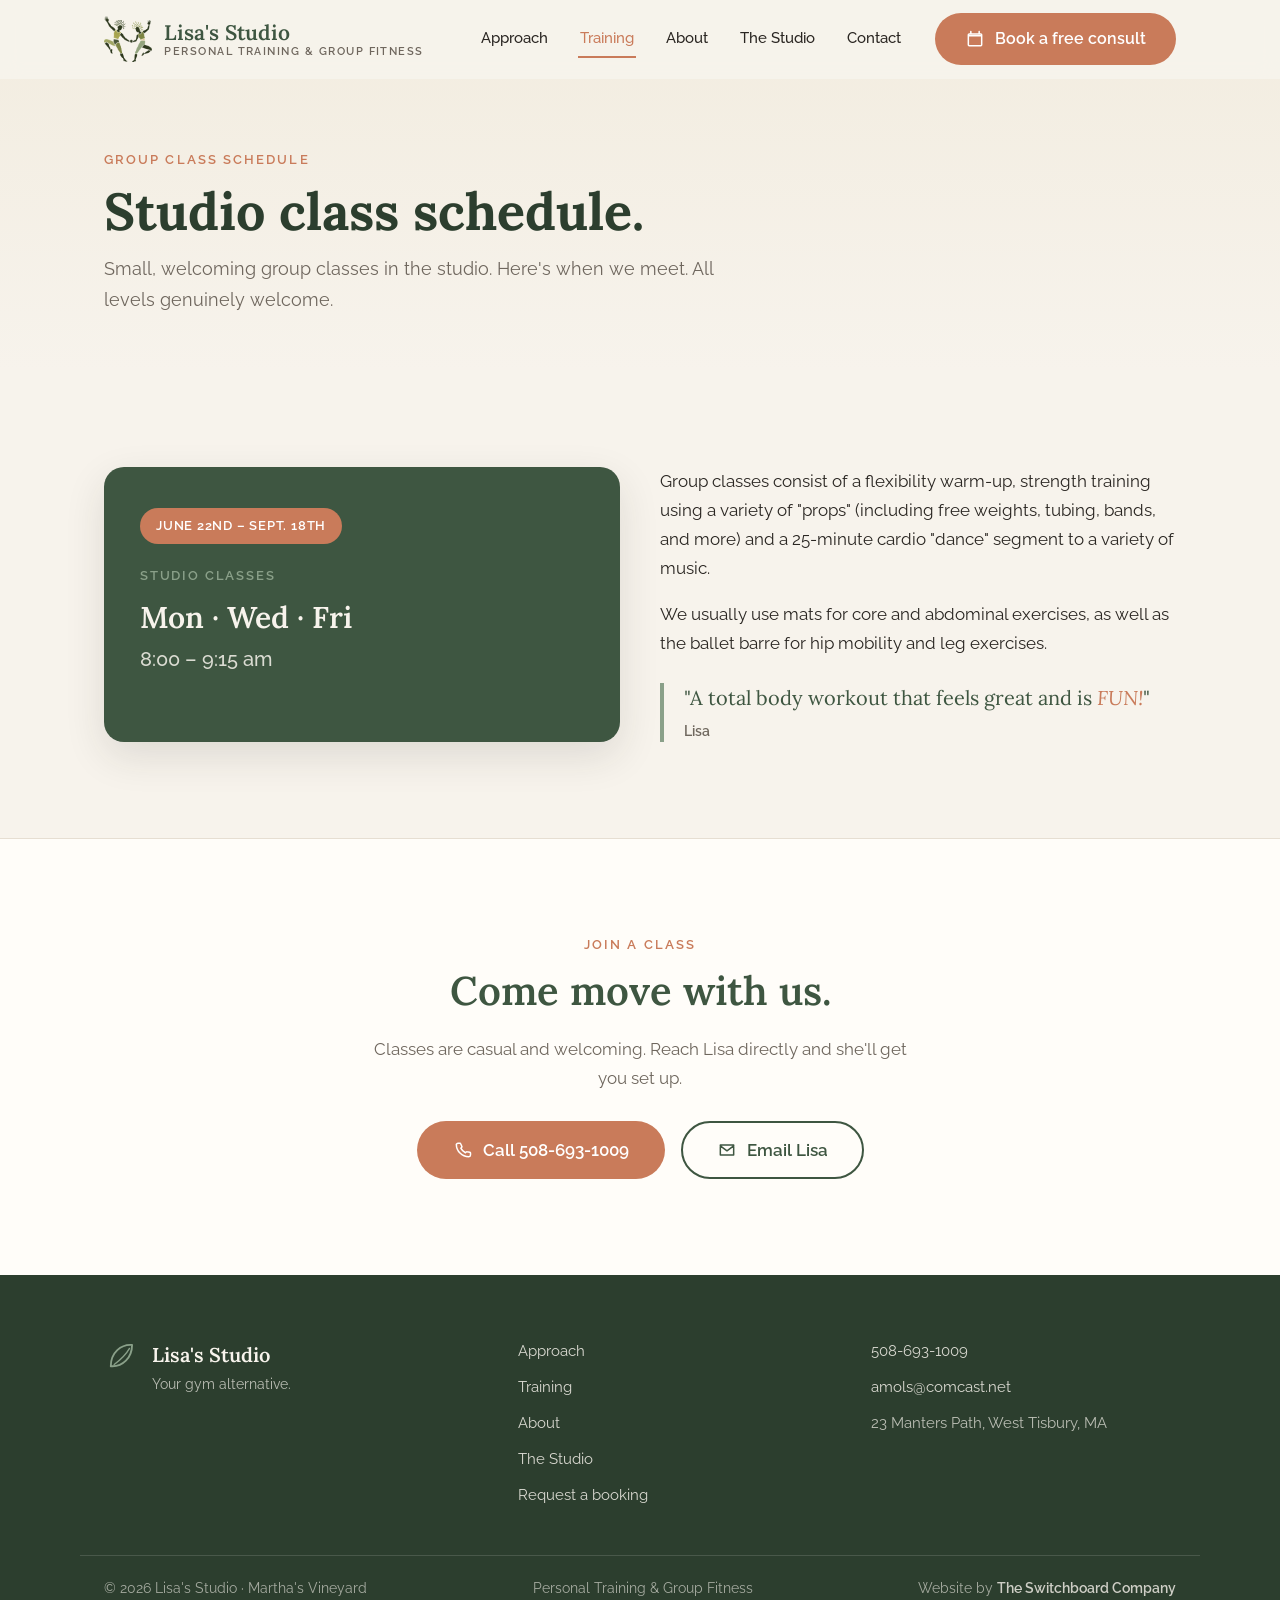
<file: website/schedule.html>
<!DOCTYPE html>
<html lang="en">
<head>
  <meta charset="UTF-8" />
  <meta name="viewport" content="width=device-width, initial-scale=1" />
  <title>Group Class Schedule | Lisa's Studio, Martha's Vineyard</title>
  <meta name="description" content="Group fitness class schedule at Lisa's Studio, West Tisbury: Mon, Wed & Fri, 8:00–9:15am, June 22nd through Sept. 18th. Call Lisa to join." />
  <meta name="robots" content="noindex, follow" />

  <link rel="preconnect" href="https://fonts.googleapis.com" />
  <link rel="preconnect" href="https://fonts.gstatic.com" crossorigin />
  <link href="https://fonts.googleapis.com/css2?family=Lora:wght@500;600;700&family=Raleway:wght@300;400;500;600&display=swap" rel="stylesheet" />

  <link rel="stylesheet" href="styles.css" />
  <link rel="icon" href="assets/img/favicon.png?v=2" />
</head>
<body>
  <a class="skip-link" href="#main">Skip to content</a>

  <header class="nav" id="nav">
    <div class="container nav__inner">
      <a class="brand" href="index.html" aria-label="Lisa's Studio home">
        <span class="brand__mark" aria-hidden="true"><img class="brand__logo" src="assets/img/logo.png" alt="" width="49" height="46" /></span>
        <span class="brand__text">
          <span class="brand__name">Lisa's Studio</span>
          <span class="brand__sub">Personal Training &amp; Group Fitness</span>
        </span>
      </a>

      <nav class="nav__links" aria-label="Primary">
        <a href="approach.html">Approach</a>
        <a href="training.html" class="is-active" aria-current="page">Training</a>
        <a href="about.html">About</a>
        <a href="studio.html">The Studio</a>
        <a href="contact.html">Contact</a>
      </nav>

      <a href="contact.html#book" class="btn btn--primary nav__cta js-book">
        <svg class="icon" viewBox="0 0 24 24" aria-hidden="true"><path fill="none" stroke="currentColor" stroke-width="1.8" stroke-linecap="round" stroke-linejoin="round" d="M7 3v3m10-3v3M4 8h16M5 6h14a1 1 0 0 1 1 1v12a1 1 0 0 1-1 1H5a1 1 0 0 1-1-1V7a1 1 0 0 1 1-1Z"/></svg>
        Book a free consult
      </a>

      <button class="nav__toggle" id="navToggle" aria-label="Open menu" aria-expanded="false" aria-controls="mobileMenu">
        <span></span><span></span><span></span>
      </button>
    </div>

    <div class="mobile-menu" id="mobileMenu" hidden>
      <a href="approach.html">Approach</a>
      <a href="training.html" class="is-active" aria-current="page">Training</a>
      <a href="about.html">About</a>
      <a href="studio.html">The Studio</a>
      <a href="contact.html">Contact</a>
      <a href="contact.html#book" class="btn btn--primary js-book">Book a free consult</a>
      <a href="tel:+15086931009" class="btn btn--ghost">Call 508-693-1009</a>
    </div>
  </header>

  <main id="main">
    <header class="page-hero">
      <div class="container">
        <p class="eyebrow">Group class schedule</p>
        <h1 class="page-hero__title">Studio class schedule.</h1>
        <p class="lead-muted">Small, welcoming group classes in the studio. Here's when we meet. All levels genuinely welcome.</p>
      </div>
    </header>

    <section class="section schedule-sec">
      <div class="container">
        <div class="sched grid-2">
          <div class="sched__card">
            <span class="sched__season">June 22nd – Sept. 18th</span>
            <p class="sched__label">Studio Classes</p>
            <p class="sched__days">Mon · Wed · Fri</p>
            <p class="sched__time">8:00 – 9:15 am</p>
          </div>
          <div class="sched__body">
            <p>
              Group classes consist of a flexibility warm-up, strength training using a variety
              of "props" (including free weights, tubing, bands, and more) and a 25-minute
              cardio "dance" segment to a variety of music.
            </p>
            <p>
              We usually use mats for core and abdominal exercises, as well as the ballet barre
              for hip mobility and leg exercises.
            </p>
            <blockquote class="sched__quote">
              "A total body workout that feels great and is <em>FUN!</em>"
              <cite>Lisa</cite>
            </blockquote>
          </div>
        </div>
      </div>
    </section>

    <section class="section cta-band">
      <div class="container center">
        <p class="eyebrow">Join a class</p>
        <h2 class="h2">Come move with us.</h2>
        <p class="cta-band__lead">Classes are casual and welcoming. Reach Lisa directly and she'll get you set up.</p>
        <div class="cta-band__actions">
          <a href="tel:+15086931009" class="btn btn--primary btn--lg">
            <svg class="icon" viewBox="0 0 24 24" aria-hidden="true"><path fill="none" stroke="currentColor" stroke-width="1.8" stroke-linecap="round" stroke-linejoin="round" d="M4 5c0 8.3 6.7 15 15 15a2 2 0 0 0 2-2v-2.3a1 1 0 0 0-.8-1l-3.3-.7a1 1 0 0 0-1 .3l-1 1a12 12 0 0 1-5.5-5.5l1-1a1 1 0 0 0 .3-1L9.3 4.8a1 1 0 0 0-1-.8H6a2 2 0 0 0-2 2Z"/></svg>
            Call 508-693-1009
          </a>
          <a href="mailto:amols@comcast.net" class="btn btn--ghost btn--lg">
            <svg class="icon" viewBox="0 0 24 24" aria-hidden="true"><path fill="none" stroke="currentColor" stroke-width="1.8" stroke-linecap="round" stroke-linejoin="round" d="M4 6h16v12H4zM4 7l8 6 8-6"/></svg>
            Email Lisa
          </a>
        </div>
      </div>
    </section>
  </main>

  <footer class="footer">
    <div class="container footer__inner">
      <div class="footer__brand">
        <span class="brand__mark brand__mark--sm" aria-hidden="true">
          <svg viewBox="0 0 40 40" width="34" height="34"><path d="M8 32 C 8 16, 20 6, 33 7 C 33 22, 22 33, 8 32 Z" fill="none" stroke="currentColor" stroke-width="2.2" stroke-linecap="round" stroke-linejoin="round"/><path d="M12 30 C 20 24, 26 18, 30 11" fill="none" stroke="currentColor" stroke-width="1.6" stroke-linecap="round"/></svg>
        </span>
        <div>
          <p class="footer__name">Lisa's Studio</p>
          <p class="footer__tag">Your gym alternative.</p>
        </div>
      </div>
      <nav class="footer__nav" aria-label="Footer">
        <a href="approach.html">Approach</a>
        <a href="training.html">Training</a>
        <a href="about.html">About</a>
        <a href="studio.html">The Studio</a>
        <a href="contact.html">Request a booking</a>
      </nav>
      <div class="footer__contact">
        <a href="tel:+15086931009">508-693-1009</a>
        <a href="mailto:amols@comcast.net">amols@comcast.net</a>
        <p>23 Manters Path, West Tisbury, MA</p>
      </div>
    </div>
    <div class="footer__base">
      <p>© <span id="year"></span> Lisa's Studio · Martha's Vineyard</p>
      <p>Personal Training &amp; Group Fitness</p>
      <p class="footer__credit">Website by <a href="https://switchboardcompany.com" target="_blank" rel="noopener">The Switchboard Company</a></p>
    </div>
  </footer>

  <script src="script.js"></script>
</body>
</html>
</file>
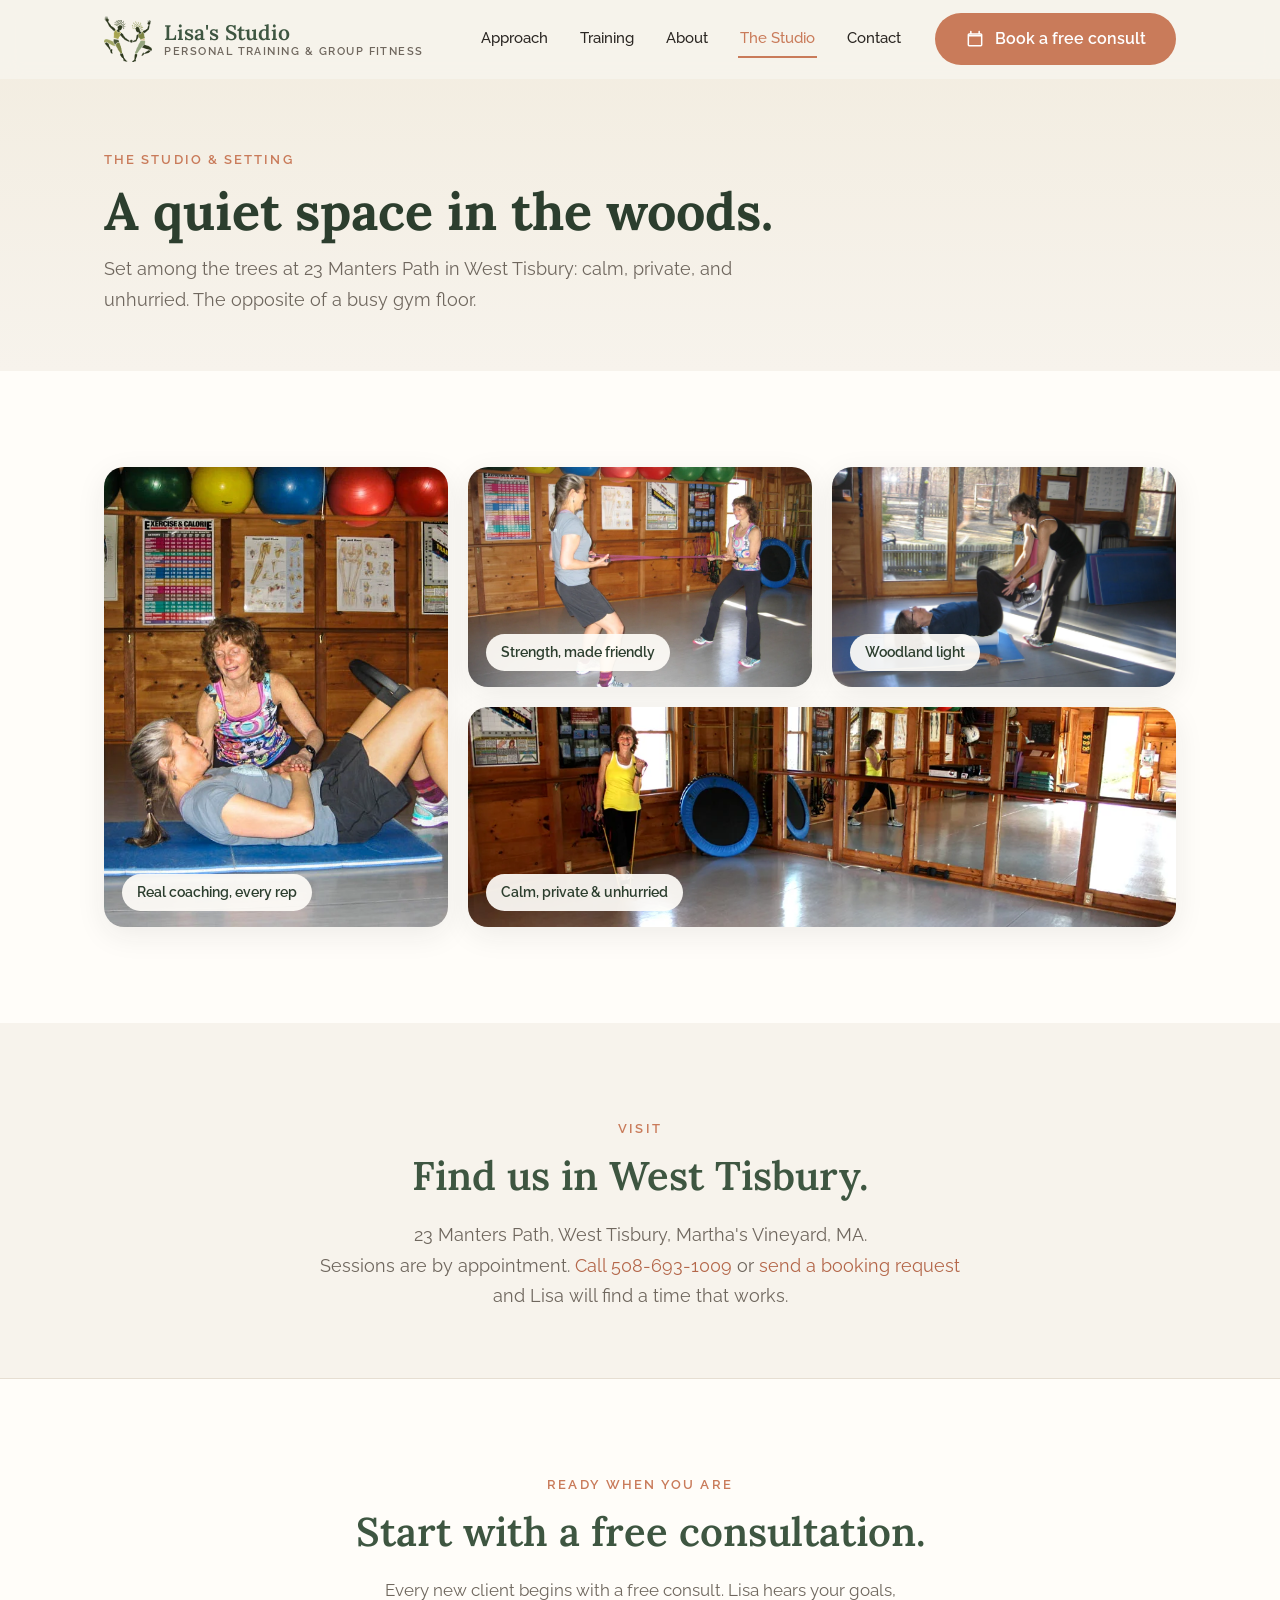
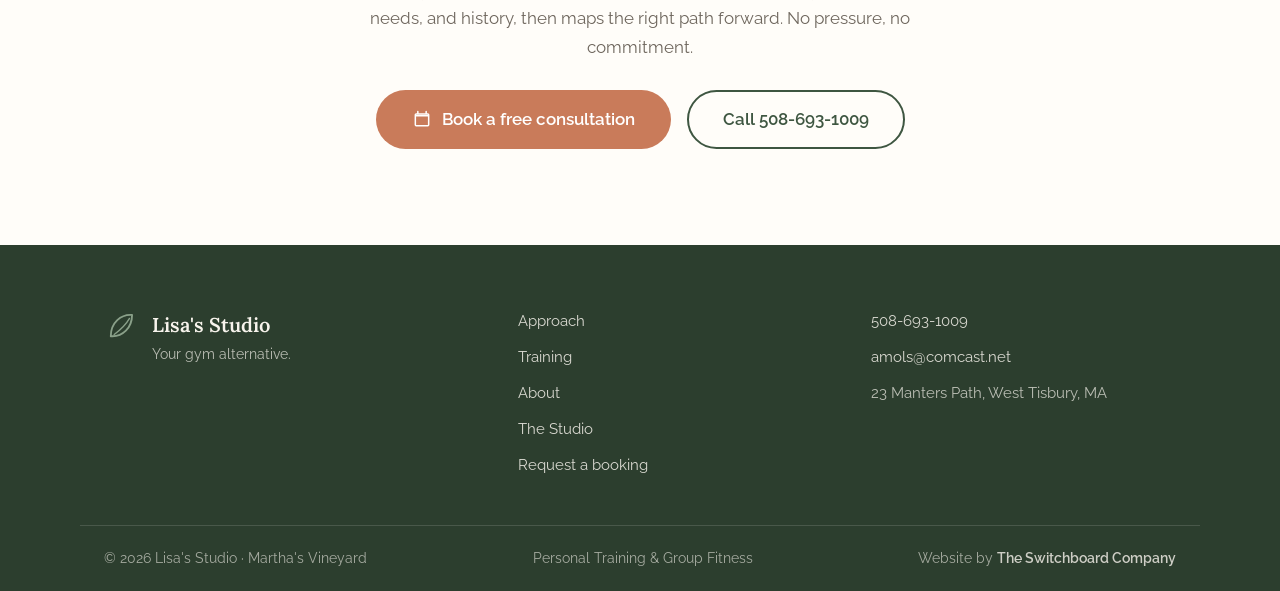
<file: website/studio.html>
<!DOCTYPE html>
<html lang="en">
<head>
  <meta charset="UTF-8" />
  <meta name="viewport" content="width=device-width, initial-scale=1" />
  <title>The Studio | Lisa's Studio, West Tisbury</title>
  <meta name="description" content="A calm, private fitness studio in a woodland setting at 23 Manters Path, West Tisbury, Martha's Vineyard." />

  <link rel="preconnect" href="https://fonts.googleapis.com" />
  <link rel="preconnect" href="https://fonts.gstatic.com" crossorigin />
  <link href="https://fonts.googleapis.com/css2?family=Lora:wght@500;600;700&family=Raleway:wght@300;400;500;600&display=swap" rel="stylesheet" />

  <link rel="stylesheet" href="styles.css" />
  <link rel="icon" href="assets/img/favicon.png?v=2" />
</head>
<body>
  <a class="skip-link" href="#main">Skip to content</a>

  <header class="nav" id="nav">
    <div class="container nav__inner">
      <a class="brand" href="index.html" aria-label="Lisa's Studio home">
        <span class="brand__mark" aria-hidden="true"><img class="brand__logo" src="assets/img/logo.png" alt="" width="49" height="46" /></span>
        <span class="brand__text">
          <span class="brand__name">Lisa's Studio</span>
          <span class="brand__sub">Personal Training &amp; Group Fitness</span>
        </span>
      </a>

      <nav class="nav__links" aria-label="Primary">
        <a href="approach.html">Approach</a>
        <a href="training.html">Training</a>
        <a href="about.html">About</a>
        <a href="studio.html" class="is-active" aria-current="page">The Studio</a>
        <a href="contact.html">Contact</a>
      </nav>

      <a href="contact.html#book" class="btn btn--primary nav__cta js-book">
        <svg class="icon" viewBox="0 0 24 24" aria-hidden="true"><path fill="none" stroke="currentColor" stroke-width="1.8" stroke-linecap="round" stroke-linejoin="round" d="M7 3v3m10-3v3M4 8h16M5 6h14a1 1 0 0 1 1 1v12a1 1 0 0 1-1 1H5a1 1 0 0 1-1-1V7a1 1 0 0 1 1-1Z"/></svg>
        Book a free consult
      </a>

      <button class="nav__toggle" id="navToggle" aria-label="Open menu" aria-expanded="false" aria-controls="mobileMenu">
        <span></span><span></span><span></span>
      </button>
    </div>

    <div class="mobile-menu" id="mobileMenu" hidden>
      <a href="approach.html">Approach</a>
      <a href="training.html">Training</a>
      <a href="about.html">About</a>
      <a href="studio.html" class="is-active" aria-current="page">The Studio</a>
      <a href="contact.html">Contact</a>
      <a href="contact.html#book" class="btn btn--primary js-book">Book a free consult</a>
      <a href="tel:+15086931009" class="btn btn--ghost">Call 508-693-1009</a>
    </div>
  </header>

  <main id="main">
    <header class="page-hero">
      <div class="container">
        <p class="eyebrow">The studio &amp; setting</p>
        <h1 class="page-hero__title">A quiet space in the woods.</h1>
        <p class="lead-muted">Set among the trees at 23 Manters Path in West Tisbury: calm, private, and unhurried. The opposite of a busy gym floor.</p>
      </div>
    </header>

    <section class="section studio">
      <div class="container">
        <div class="studio__gallery">
          <div class="tile tile--tall">
            <img src="assets/img/coaching-mat.webp" alt="Lisa coaching a client through core work on a mat, exercise balls lining the wall above" loading="lazy" />
            <span class="tile__label">Real coaching, every rep</span>
          </div>
          <div class="tile">
            <img src="assets/img/band-training.webp" alt="Lisa and a client doing partner resistance-band training" loading="lazy" />
            <span class="tile__label">Strength, made friendly</span>
          </div>
          <div class="tile">
            <img src="assets/img/foam-roller.webp" alt="Lisa spotting a client during foam roller balance work by the studio windows" loading="lazy" />
            <span class="tile__label">Woodland light</span>
          </div>
          <div class="tile tile--wide">
            <img src="assets/img/studio-interior.webp" alt="The bright wood-paneled studio interior with mirrors, mats, and exercise balls" loading="lazy" />
            <span class="tile__label">Calm, private &amp; unhurried</span>
          </div>
        </div>
      </div>
    </section>

    <section class="section welcome">
      <div class="container narrow center">
        <p class="eyebrow">Visit</p>
        <h2 class="h2">Find us in West Tisbury.</h2>
        <p class="lead-muted">
          23 Manters Path, West Tisbury, Martha's Vineyard, MA.<br/>
          Sessions are by appointment. <a href="tel:+15086931009">Call 508-693-1009</a> or
          <a href="contact.html">send a booking request</a> and Lisa will find a time that works.
        </p>
      </div>
    </section>
    <section class="section cta-band">
      <div class="container center">
        <p class="eyebrow">Ready when you are</p>
        <h2 class="h2">Start with a free consultation.</h2>
        <p class="cta-band__lead">Every new client begins with a free consult. Lisa hears your goals, needs, and history, then maps the right path forward. No pressure, no commitment.</p>
        <div class="cta-band__actions">
          <a href="contact.html#book" class="btn btn--primary btn--lg js-book">
            <svg class="icon" viewBox="0 0 24 24" aria-hidden="true"><path fill="none" stroke="currentColor" stroke-width="1.8" stroke-linecap="round" stroke-linejoin="round" d="M7 3v3m10-3v3M4 8h16M5 6h14a1 1 0 0 1 1 1v12a1 1 0 0 1-1 1H5a1 1 0 0 1-1-1V7a1 1 0 0 1 1-1Z"/></svg>
            Book a free consultation
          </a>
          <a href="tel:+15086931009" class="btn btn--ghost btn--lg">Call 508-693-1009</a>
        </div>
      </div>
    </section>
  </main>

  <footer class="footer">
    <div class="container footer__inner">
      <div class="footer__brand">
        <span class="brand__mark brand__mark--sm" aria-hidden="true">
          <svg viewBox="0 0 40 40" width="34" height="34"><path d="M8 32 C 8 16, 20 6, 33 7 C 33 22, 22 33, 8 32 Z" fill="none" stroke="currentColor" stroke-width="2.2" stroke-linecap="round" stroke-linejoin="round"/><path d="M12 30 C 20 24, 26 18, 30 11" fill="none" stroke="currentColor" stroke-width="1.6" stroke-linecap="round"/></svg>
        </span>
        <div>
          <p class="footer__name">Lisa's Studio</p>
          <p class="footer__tag">Your gym alternative.</p>
        </div>
      </div>
      <nav class="footer__nav" aria-label="Footer">
        <a href="approach.html">Approach</a>
        <a href="training.html">Training</a>
        <a href="about.html">About</a>
        <a href="studio.html">The Studio</a>
        <a href="contact.html">Request a booking</a>
      </nav>
      <div class="footer__contact">
        <a href="tel:+15086931009">508-693-1009</a>
        <a href="mailto:amols@comcast.net">amols@comcast.net</a>
        <p>23 Manters Path, West Tisbury, MA</p>
      </div>
    </div>
    <div class="footer__base">
      <p>© <span id="year"></span> Lisa's Studio · Martha's Vineyard</p>
      <p>Personal Training &amp; Group Fitness</p>
      <p class="footer__credit">Website by <a href="https://switchboardcompany.com" target="_blank" rel="noopener">The Switchboard Company</a></p>
    </div>
  </footer>

  <script src="script.js"></script>
</body>
</html>
</file>
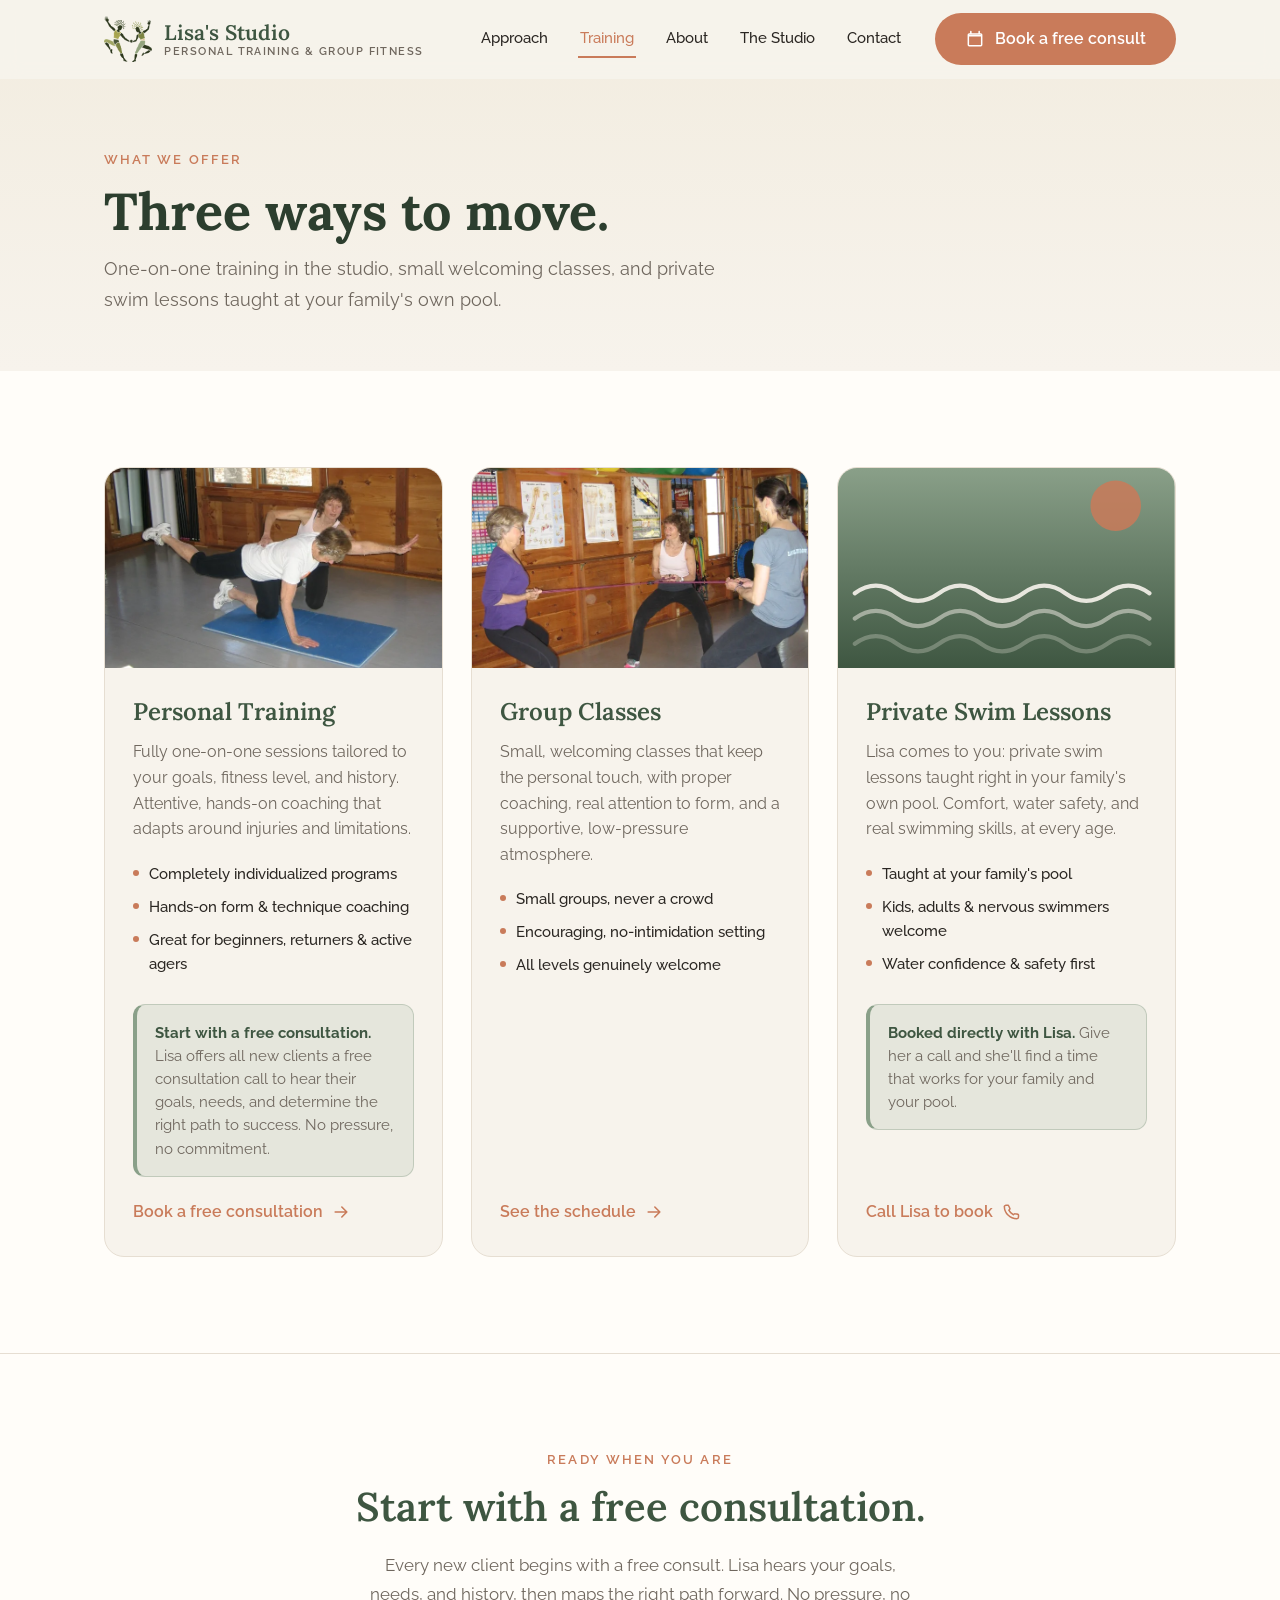
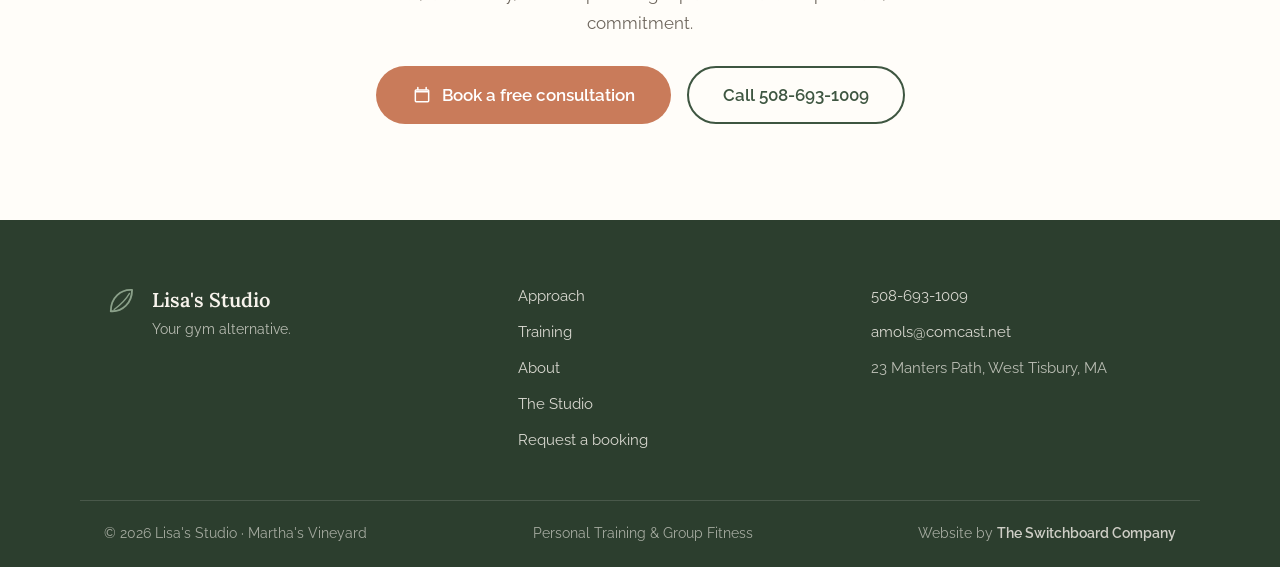
<file: website/training.html>
<!DOCTYPE html>
<html lang="en">
<head>
  <meta charset="UTF-8" />
  <meta name="viewport" content="width=device-width, initial-scale=1" />
  <title>Personal Training, Classes & Swim Lessons | Lisa's Studio</title>
  <meta name="description" content="One-on-one personal training, small group fitness classes, and private swim lessons at your family's pool on Martha's Vineyard." />

  <link rel="preconnect" href="https://fonts.googleapis.com" />
  <link rel="preconnect" href="https://fonts.gstatic.com" crossorigin />
  <link href="https://fonts.googleapis.com/css2?family=Lora:wght@500;600;700&family=Raleway:wght@300;400;500;600&display=swap" rel="stylesheet" />

  <link rel="stylesheet" href="styles.css" />
  <link rel="icon" href="assets/img/favicon.png?v=2" />
</head>
<body>
  <a class="skip-link" href="#main">Skip to content</a>

  <header class="nav" id="nav">
    <div class="container nav__inner">
      <a class="brand" href="index.html" aria-label="Lisa's Studio home">
        <span class="brand__mark" aria-hidden="true"><img class="brand__logo" src="assets/img/logo.png" alt="" width="49" height="46" /></span>
        <span class="brand__text">
          <span class="brand__name">Lisa's Studio</span>
          <span class="brand__sub">Personal Training &amp; Group Fitness</span>
        </span>
      </a>

      <nav class="nav__links" aria-label="Primary">
        <a href="approach.html">Approach</a>
        <a href="training.html" class="is-active" aria-current="page">Training</a>
        <a href="about.html">About</a>
        <a href="studio.html">The Studio</a>
        <a href="contact.html">Contact</a>
      </nav>

      <a href="contact.html#book" class="btn btn--primary nav__cta js-book">
        <svg class="icon" viewBox="0 0 24 24" aria-hidden="true"><path fill="none" stroke="currentColor" stroke-width="1.8" stroke-linecap="round" stroke-linejoin="round" d="M7 3v3m10-3v3M4 8h16M5 6h14a1 1 0 0 1 1 1v12a1 1 0 0 1-1 1H5a1 1 0 0 1-1-1V7a1 1 0 0 1 1-1Z"/></svg>
        Book a free consult
      </a>

      <button class="nav__toggle" id="navToggle" aria-label="Open menu" aria-expanded="false" aria-controls="mobileMenu">
        <span></span><span></span><span></span>
      </button>
    </div>

    <div class="mobile-menu" id="mobileMenu" hidden>
      <a href="approach.html">Approach</a>
      <a href="training.html" class="is-active" aria-current="page">Training</a>
      <a href="about.html">About</a>
      <a href="studio.html">The Studio</a>
      <a href="contact.html">Contact</a>
      <a href="contact.html#book" class="btn btn--primary js-book">Book a free consult</a>
      <a href="tel:+15086931009" class="btn btn--ghost">Call 508-693-1009</a>
    </div>
  </header>

  <main id="main">
    <header class="page-hero">
      <div class="container">
        <p class="eyebrow">What we offer</p>
        <h1 class="page-hero__title">Three ways to move.</h1>
        <p class="lead-muted">One-on-one training in the studio, small welcoming classes, and private swim lessons taught at your family's own pool.</p>
      </div>
    </header>

    <section class="section offerings">
      <div class="container">
        <div class="cards-3">
          <article class="offer-card">
            <div class="offer-card__photo">
              <img src="assets/img/personal-training.webp" alt="Lisa giving hands-on coaching to a client balancing on a mat" loading="lazy" />
            </div>
            <div class="offer-card__body">
              <h3 class="h3">Personal Training</h3>
              <p>
                Fully one-on-one sessions tailored to your goals, fitness level, and history.
                Attentive, hands-on coaching that adapts around injuries and limitations.
              </p>
              <ul class="mini-list">
                <li>Completely individualized programs</li>
                <li>Hands-on form &amp; technique coaching</li>
                <li>Great for beginners, returners &amp; active agers</li>
              </ul>
              <p class="consult-note">
                <strong>Start with a free consultation.</strong> Lisa offers all new clients a
                free consultation call to hear their goals, needs, and determine the right path
                to success. No pressure, no commitment.
              </p>
              <a href="contact.html#book" class="link-arrow js-book">Book a free consultation
                <svg class="icon" viewBox="0 0 24 24" aria-hidden="true"><path fill="none" stroke="currentColor" stroke-width="1.9" stroke-linecap="round" stroke-linejoin="round" d="M5 12h14m-6-6 6 6-6 6"/></svg>
              </a>
            </div>
          </article>

          <article class="offer-card">
            <div class="offer-card__photo">
              <img src="assets/img/group-classes.webp" alt="A small group class of three working with resistance bands in the studio" loading="lazy" />
            </div>
            <div class="offer-card__body">
              <h3 class="h3">Group Classes</h3>
              <p>
                Small, welcoming classes that keep the personal touch, with proper coaching, real
                attention to form, and a supportive, low-pressure atmosphere.
              </p>
              <ul class="mini-list">
                <li>Small groups, never a crowd</li>
                <li>Encouraging, no-intimidation setting</li>
                <li>All levels genuinely welcome</li>
              </ul>
              <a href="schedule.html" class="link-arrow">See the schedule
                <svg class="icon" viewBox="0 0 24 24" aria-hidden="true"><path fill="none" stroke="currentColor" stroke-width="1.9" stroke-linecap="round" stroke-linejoin="round" d="M5 12h14m-6-6 6 6-6 6"/></svg>
              </a>
            </div>
          </article>

          <article class="offer-card">
            <div class="offer-card__photo offer-card__photo--swim" aria-hidden="true">
              <svg viewBox="0 0 400 240" preserveAspectRatio="xMidYMid slice" role="img">
                <defs>
                  <linearGradient id="pool" x1="0" y1="0" x2="0" y2="1">
                    <stop offset="0%" stop-color="#8AA089"/>
                    <stop offset="100%" stop-color="#3E5641"/>
                  </linearGradient>
                </defs>
                <rect width="400" height="240" fill="url(#pool)"/>
                <circle cx="330" cy="46" r="30" fill="#C97B5A" opacity="0.85"/>
                <g fill="none" stroke="#F7F3EC" stroke-width="5" stroke-linecap="round" opacity="0.9">
                  <path d="M20 150 q 25 -18 50 0 t 50 0 t 50 0 t 50 0 t 50 0 t 50 0 t 50 0"/>
                  <path d="M20 180 q 25 -18 50 0 t 50 0 t 50 0 t 50 0 t 50 0 t 50 0 t 50 0" opacity="0.55"/>
                  <path d="M20 210 q 25 -18 50 0 t 50 0 t 50 0 t 50 0 t 50 0 t 50 0 t 50 0" opacity="0.3"/>
                </g>
              </svg>
            </div>
            <div class="offer-card__body">
              <h3 class="h3">Private Swim Lessons</h3>
              <p>
                Lisa comes to you: private swim lessons taught right in your family's own
                pool. Comfort, water safety, and real swimming skills, at every age.
              </p>
              <ul class="mini-list">
                <li>Taught at your family's pool</li>
                <li>Kids, adults &amp; nervous swimmers welcome</li>
                <li>Water confidence &amp; safety first</li>
              </ul>
              <p class="consult-note">
                <strong>Booked directly with Lisa.</strong> Give her a call and she'll find a
                time that works for your family and your pool.
              </p>
              <a href="tel:+15086931009" class="link-arrow">Call Lisa to book
                <svg class="icon" viewBox="0 0 24 24" aria-hidden="true"><path fill="none" stroke="currentColor" stroke-width="1.8" stroke-linecap="round" stroke-linejoin="round" d="M4 5c0 8.3 6.7 15 15 15a2 2 0 0 0 2-2v-2.3a1 1 0 0 0-.8-1l-3.3-.7a1 1 0 0 0-1 .3l-1 1a12 12 0 0 1-5.5-5.5l1-1a1 1 0 0 0 .3-1L9.3 4.8a1 1 0 0 0-1-.8H6a2 2 0 0 0-2 2Z"/></svg>
              </a>
            </div>
          </article>
        </div>
      </div>
    </section>

    <section class="section cta-band">
      <div class="container center">
        <p class="eyebrow">Ready when you are</p>
        <h2 class="h2">Start with a free consultation.</h2>
        <p class="cta-band__lead">Every new client begins with a free consult. Lisa hears your goals, needs, and history, then maps the right path forward. No pressure, no commitment.</p>
        <div class="cta-band__actions">
          <a href="contact.html#book" class="btn btn--primary btn--lg js-book">
            <svg class="icon" viewBox="0 0 24 24" aria-hidden="true"><path fill="none" stroke="currentColor" stroke-width="1.8" stroke-linecap="round" stroke-linejoin="round" d="M7 3v3m10-3v3M4 8h16M5 6h14a1 1 0 0 1 1 1v12a1 1 0 0 1-1 1H5a1 1 0 0 1-1-1V7a1 1 0 0 1 1-1Z"/></svg>
            Book a free consultation
          </a>
          <a href="tel:+15086931009" class="btn btn--ghost btn--lg">Call 508-693-1009</a>
        </div>
      </div>
    </section>
  </main>

  <footer class="footer">
    <div class="container footer__inner">
      <div class="footer__brand">
        <span class="brand__mark brand__mark--sm" aria-hidden="true">
          <svg viewBox="0 0 40 40" width="34" height="34"><path d="M8 32 C 8 16, 20 6, 33 7 C 33 22, 22 33, 8 32 Z" fill="none" stroke="currentColor" stroke-width="2.2" stroke-linecap="round" stroke-linejoin="round"/><path d="M12 30 C 20 24, 26 18, 30 11" fill="none" stroke="currentColor" stroke-width="1.6" stroke-linecap="round"/></svg>
        </span>
        <div>
          <p class="footer__name">Lisa's Studio</p>
          <p class="footer__tag">Your gym alternative.</p>
        </div>
      </div>
      <nav class="footer__nav" aria-label="Footer">
        <a href="approach.html">Approach</a>
        <a href="training.html">Training</a>
        <a href="about.html">About</a>
        <a href="studio.html">The Studio</a>
        <a href="contact.html">Request a booking</a>
      </nav>
      <div class="footer__contact">
        <a href="tel:+15086931009">508-693-1009</a>
        <a href="mailto:amols@comcast.net">amols@comcast.net</a>
        <p>23 Manters Path, West Tisbury, MA</p>
      </div>
    </div>
    <div class="footer__base">
      <p>© <span id="year"></span> Lisa's Studio · Martha's Vineyard</p>
      <p>Personal Training &amp; Group Fitness</p>
      <p class="footer__credit">Website by <a href="https://switchboardcompany.com" target="_blank" rel="noopener">The Switchboard Company</a></p>
    </div>
  </footer>

  <script src="script.js"></script>
</body>
</html>
</file>
<file: website/styles.css>
/* ============================================================
   Lisa's Studio — styles.css
   Brand kit: warm sand + forest moss + terracotta / Lora + Raleway
   ============================================================ */

/* ---------- Tokens ---------- */
:root {
  /* Color palette (from brand kit) */
  --forest: #3E5641;
  --pine: #2C3E2E;
  --sage: #8AA089;
  --terracotta: #C97B5A;
  --clay: #B4674A;
  --sand: #F7F3EC;
  --cream: #FFFDF9;
  --bark: #2A2622;
  --stone: #6F675E;
  --oat: #E6DED2;
  --success: #4B7B54;
  --error: #B23A3A;

  /* Type */
  --font-head: "Lora", Georgia, serif;
  --font-body: "Raleway", "Helvetica Neue", Arial, sans-serif;

  /* Shape & shadow */
  --radius: 20px;
  --radius-sm: 12px;
  --shadow-soft: 0 8px 30px rgba(42, 38, 34, 0.08);
  --shadow-lift: 0 14px 40px rgba(42, 38, 34, 0.12);

  /* Layout */
  --container: 1120px;
  --nav-h: 78px;
}

/* ---------- Reset / base ---------- */
*, *::before, *::after { box-sizing: border-box; }

html {
  scroll-behavior: smooth;
  scroll-padding-top: calc(var(--nav-h) + 12px);
}

body {
  margin: 0;
  font-family: var(--font-body);
  font-size: 16px;
  line-height: 1.6;
  color: var(--bark);
  background: var(--sand);
  -webkit-font-smoothing: antialiased;
}

img, svg { display: block; max-width: 100%; }

a { color: var(--clay); text-decoration: none; }
a:hover { text-decoration: underline; }

h1, h2, h3 { font-family: var(--font-head); color: var(--forest); margin: 0 0 0.5em; }
p { margin: 0 0 1em; }

:focus-visible {
  outline: 3px solid var(--terracotta);
  outline-offset: 2px;
  border-radius: 4px;
}

.skip-link {
  position: absolute;
  left: -999px;
  top: 8px;
  background: var(--forest);
  color: #fff;
  padding: 10px 18px;
  border-radius: 8px;
  z-index: 200;
}
.skip-link:focus { left: 8px; }

/* ---------- Layout helpers ---------- */
.container {
  max-width: var(--container);
  margin: 0 auto;
  padding: 0 24px;
}
.narrow { max-width: 720px; margin-left: auto; margin-right: auto; }
.center { text-align: center; }

.section { padding: 96px 0; }
.section__head { margin-bottom: 48px; }

.grid-2 {
  display: grid;
  grid-template-columns: 1fr 1fr;
  gap: 64px;
  align-items: center;
}

/* ---------- Type utilities ---------- */
.eyebrow {
  font-family: var(--font-body);
  font-size: 13px;
  font-weight: 600;
  letter-spacing: 0.16em;
  text-transform: uppercase;
  color: var(--terracotta);
  margin: 0 0 12px;
}
.eyebrow--light { color: #E5B79F; }

.h2 {
  font-size: clamp(30px, 4vw, 40px);
  line-height: 1.2;
  font-weight: 600;
}
.h2--light { color: var(--sand); }

.h3 { font-size: 24px; line-height: 1.3; font-weight: 600; }

.lead-muted {
  font-size: 18px;
  color: var(--stone);
  line-height: 1.7;
}

/* ---------- Buttons ---------- */
.btn {
  display: inline-flex;
  align-items: center;
  justify-content: center;
  gap: 10px;
  font-family: var(--font-body);
  font-weight: 600;
  font-size: 16px;
  line-height: 1.2;
  padding: 14px 28px;
  border-radius: 999px;
  border: 2px solid transparent;
  cursor: pointer;
  text-decoration: none;
  transition: background-color 200ms ease, color 200ms ease,
    border-color 200ms ease, transform 200ms ease, box-shadow 200ms ease;
}
.btn:hover { text-decoration: none; }

.btn--primary {
  background: var(--terracotta);
  color: #fff;
}
.btn--primary:hover {
  background: var(--clay);
  transform: translateY(-2px);
  box-shadow: 0 10px 24px rgba(201, 123, 90, 0.35);
}

.btn--ghost {
  background: transparent;
  color: var(--forest);
  border-color: var(--forest);
}
.btn--ghost:hover {
  background: var(--forest);
  color: var(--sand);
}

.btn--secondary {
  background: var(--forest);
  color: var(--sand);
}
.btn--secondary:hover {
  background: var(--pine);
  transform: translateY(-2px);
  box-shadow: 0 10px 24px rgba(44, 62, 46, 0.3);
}

.btn--lg { padding: 17px 34px; font-size: 17px; }
.btn--block { width: 100%; }

.icon { width: 20px; height: 20px; flex: none; }

/* ---------- Nav ---------- */
.nav {
  position: fixed;
  top: 0; left: 0; right: 0;
  z-index: 100;
  background: rgba(247, 243, 236, 0.92);
  backdrop-filter: blur(10px);
  -webkit-backdrop-filter: blur(10px);
  border-bottom: 1px solid transparent;
  transition: border-color 200ms ease, box-shadow 200ms ease;
}
.nav.is-scrolled {
  border-bottom-color: var(--oat);
  box-shadow: 0 4px 20px rgba(42, 38, 34, 0.06);
}

.nav__inner {
  height: var(--nav-h);
  display: flex;
  align-items: center;
  gap: 32px;
}

.brand {
  display: flex;
  align-items: center;
  gap: 12px;
  color: var(--forest);
  text-decoration: none;
}
.brand:hover { text-decoration: none; }

.brand__mark { color: var(--forest); }
.brand__logo { height: 46px; width: auto; display: block; }
.brand__mark--sm { color: currentColor; }

.brand__text { display: flex; flex-direction: column; line-height: 1.15; }
.brand__name {
  font-family: var(--font-head);
  font-weight: 600;
  font-size: 21px;
  color: var(--forest);
}
.brand__sub {
  font-size: 10.5px;
  font-weight: 600;
  letter-spacing: 0.14em;
  text-transform: uppercase;
  color: var(--stone);
}

.nav__links {
  display: flex;
  gap: 28px;
  margin-left: auto;
}
.nav__links a {
  color: var(--bark);
  font-weight: 500;
  font-size: 15px;
  padding: 6px 2px;
  border-bottom: 2px solid transparent;
  transition: color 180ms ease, border-color 180ms ease;
}
.nav__links a:hover {
  color: var(--terracotta);
  border-bottom-color: var(--terracotta);
  text-decoration: none;
}
.nav__links a.is-active {
  color: var(--terracotta);
  border-bottom-color: var(--terracotta);
}
.mobile-menu a.is-active { color: var(--terracotta); }

.nav__cta { flex: none; }

.nav__toggle {
  display: none;
  flex-direction: column;
  justify-content: center;
  gap: 5px;
  width: 44px;
  height: 44px;
  padding: 10px;
  background: none;
  border: 0;
  cursor: pointer;
}
.nav__toggle span {
  display: block;
  height: 2px;
  border-radius: 2px;
  background: var(--forest);
  transition: transform 200ms ease, opacity 200ms ease;
}
.nav__toggle[aria-expanded="true"] span:nth-child(1) { transform: translateY(7px) rotate(45deg); }
.nav__toggle[aria-expanded="true"] span:nth-child(2) { opacity: 0; }
.nav__toggle[aria-expanded="true"] span:nth-child(3) { transform: translateY(-7px) rotate(-45deg); }

.mobile-menu {
  display: none;
  flex-direction: column;
  gap: 4px;
  padding: 12px 24px 24px;
  background: var(--sand);
  border-bottom: 1px solid var(--oat);
}
.mobile-menu a {
  padding: 12px 4px;
  font-weight: 500;
  color: var(--bark);
}
.mobile-menu .btn { margin-top: 10px; }
.mobile-menu.is-open { display: flex; }

/* ---------- Hero ---------- */
.hero {
  position: relative;
  min-height: 100svh;
  display: flex;
  align-items: center;
  padding: calc(var(--nav-h) + 48px) 0 96px;
  overflow: hidden;
}

.hero__bg { position: absolute; inset: 0; z-index: -1; }

.hero__img {
  width: 100%;
  height: 100%;
  object-fit: cover;
  /* Studio photo: Lisa is seated on the right, so bias the crop rightward
     to keep her in frame while the headline sits over the calmer left side. */
  object-position: 60% center;
  /* Warm the light a touch for a golden, sunlit feel — palette unchanged */
  filter: saturate(1.12) sepia(0.12) brightness(1.02);
}

.hero__scrim {
  position: absolute;
  inset: 0;
  background:
    linear-gradient(90deg,
      rgba(247, 243, 236, 0.96) 0%,
      rgba(247, 243, 236, 0.85) 32%,
      rgba(247, 243, 236, 0.35) 62%,
      rgba(247, 243, 236, 0.05) 100%),
    linear-gradient(0deg,
      rgba(247, 243, 236, 0.85) 0%,
      rgba(247, 243, 236, 0) 24%),
    /* Golden glow over the sunlit right side — only shows where the
       cream wash is translucent, so the text area stays clean. */
    radial-gradient(72% 100% at 70% 42%,
      rgba(201, 123, 90, 0.22) 0%,
      rgba(201, 123, 90, 0) 62%);
}

/* Container fills the flex row; text block sits at its left edge */
.hero > .container { width: 100%; }
.hero__inner { max-width: 640px; margin-left: 0; margin-right: auto; }

.hero__title {
  font-size: clamp(46px, 7vw, 76px);
  line-height: 1.05;
  font-weight: 700;
  color: var(--pine);
  margin-bottom: 22px;
}
.hero__title em {
  font-style: italic;
  color: var(--terracotta);
}

.hero__lead {
  font-size: clamp(17px, 2vw, 20px);
  line-height: 1.65;
  color: var(--bark);
  max-width: 480px;
  margin-bottom: 32px;
}

.hero__actions {
  display: flex;
  flex-wrap: wrap;
  gap: 16px;
  margin-bottom: 40px;
}

.hero__note {
  display: inline-flex;
  align-items: center;
  gap: 8px;
  margin: -20px 0 34px;
  font-size: 14px;
  font-weight: 600;
  color: var(--forest);
}
.hero__note svg { width: 16px; height: 16px; color: var(--terracotta); flex: none; }

.hero__trust {
  list-style: none;
  display: flex;
  flex-wrap: wrap;
  gap: 12px 28px;
  padding: 0;
  margin: 0;
  font-size: 14.5px;
  color: var(--pine);
}
.hero__trust li { display: flex; align-items: center; gap: 8px; }
.hero__trust li::before {
  content: "";
  width: 7px;
  height: 7px;
  border-radius: 50%;
  background: var(--terracotta);
  flex: none;
}

/* ---------- Welcome ---------- */
.welcome { padding-bottom: 48px; }

/* ---------- Page hero (subpages) ---------- */
.page-hero {
  padding: calc(var(--nav-h) + 72px) 0 56px;
  background: linear-gradient(180deg, #f2ecdf 0%, var(--sand) 100%);
}
.page-hero__title {
  font-size: clamp(36px, 5vw, 52px);
  line-height: 1.1;
  font-weight: 700;
  color: var(--pine);
  margin-bottom: 14px;
}
.page-hero .lead-muted { max-width: 640px; margin-bottom: 0; }

/* ---------- CTA band (subpages) ---------- */
.cta-band {
  background: var(--cream);
  border-top: 1px solid var(--oat);
}
.cta-band__lead {
  max-width: 560px;
  margin: 0 auto;
  color: var(--stone);
  font-size: 17px;
  line-height: 1.7;
}
.cta-band__actions {
  display: flex;
  justify-content: center;
  flex-wrap: wrap;
  gap: 16px;
  margin-top: 28px;
}
@media (max-width: 600px) {
  .cta-band__actions .btn { width: 100%; }
}

/* ---------- Approach ---------- */
.approach__art img {
  width: 100%;
  border-radius: var(--radius);
  box-shadow: var(--shadow-soft);
}

.check-list {
  list-style: none;
  padding: 0;
  margin: 24px 0 0;
  display: flex;
  flex-direction: column;
  gap: 14px;
}
.check-list li {
  display: flex;
  gap: 12px;
  align-items: flex-start;
  font-weight: 500;
}
.check-list li::before {
  content: "";
  flex: none;
  width: 22px;
  height: 22px;
  margin-top: 1px;
  border-radius: 50%;
  background: var(--sage) url("data:image/svg+xml,%3Csvg xmlns='http://www.w3.org/2000/svg' viewBox='0 0 24 24'%3E%3Cpath fill='none' stroke='%23FFFDF9' stroke-width='3' stroke-linecap='round' stroke-linejoin='round' d='m6 12 4 4 8-8'/%3E%3C/svg%3E") center / 13px no-repeat;
}

/* ---------- Offerings ---------- */
.offerings { background: var(--cream); }

.cards-3 {
  display: grid;
  grid-template-columns: repeat(3, 1fr);
  gap: 28px;
}

.offer-card {
  background: var(--sand);
  border: 1px solid var(--oat);
  border-radius: var(--radius);
  overflow: hidden;
  display: flex;
  flex-direction: column;
  transition: transform 250ms ease, box-shadow 250ms ease;
}
.offer-card:hover {
  transform: translateY(-4px);
  box-shadow: var(--shadow-lift);
}

.offer-card__photo {
  height: 200px;
  flex: none;
}
.offer-card__photo img,
.offer-card__photo svg {
  width: 100%;
  height: 100%;
  object-fit: cover;
}

.offer-card__body {
  padding: 28px 28px 32px;
  display: flex;
  flex-direction: column;
  flex: 1;
}

.offer-card p { color: var(--stone); }

.mini-list {
  list-style: none;
  padding: 0;
  margin: 4px 0 24px;
  display: flex;
  flex-direction: column;
  gap: 9px;
  font-size: 15px;
  font-weight: 500;
}
.mini-list li { display: flex; gap: 10px; align-items: flex-start; }
.mini-list li::before {
  content: "";
  width: 6px;
  height: 6px;
  margin-top: 8px;
  border-radius: 50%;
  background: var(--terracotta);
  flex: none;
}

.link-arrow {
  margin-top: auto;
  display: inline-flex;
  align-items: center;
  gap: 8px;
  font-weight: 600;
  color: var(--terracotta);
  transition: gap 200ms ease, color 200ms ease;
}
.link-arrow:hover { gap: 13px; color: var(--clay); text-decoration: none; }

/* ---------- Class schedule ---------- */
.schedule-sec { background: var(--sand); }
.sched { align-items: stretch; gap: 40px; }

.sched__card {
  background: var(--forest);
  color: var(--sand);
  border-radius: var(--radius);
  padding: 40px 36px;
  box-shadow: var(--shadow-lift);
  display: flex;
  flex-direction: column;
  align-items: flex-start;
  justify-content: center;
  text-align: left;
}
.sched__season {
  display: inline-block;
  background: var(--terracotta);
  color: #fff;
  font-size: 13px;
  font-weight: 600;
  letter-spacing: 0.06em;
  text-transform: uppercase;
  padding: 8px 16px;
  border-radius: 999px;
  margin-bottom: 22px;
}
.sched__label {
  font-size: 13px;
  font-weight: 600;
  letter-spacing: 0.14em;
  text-transform: uppercase;
  color: var(--sage);
  margin: 0 0 6px;
}
.sched__days {
  font-family: var(--font-head);
  font-size: 30px;
  font-weight: 600;
  color: var(--sand);
  margin: 0 0 2px;
}
.sched__time {
  font-size: 20px;
  font-weight: 500;
  color: rgba(247, 243, 236, 0.85);
  margin: 0 0 26px;
}

.sched__body { display: flex; flex-direction: column; justify-content: center; }
.sched__body p { color: var(--bark); font-size: 17px; line-height: 1.7; }

.sched__quote {
  margin: 8px 0 0;
  padding-left: 20px;
  border-left: 4px solid var(--sage);
  font-family: var(--font-head);
  font-size: 20px;
  line-height: 1.5;
  color: var(--forest);
}
.sched__quote em { color: var(--terracotta); font-style: italic; }
.sched__quote cite {
  display: block;
  margin-top: 8px;
  font-family: var(--font-body);
  font-size: 14px;
  font-weight: 600;
  font-style: normal;
  color: var(--stone);
}

/* ---------- Benefits (dark section) ---------- */
.benefits {
  background: var(--pine);
  color: var(--sand);
}

.benefit-grid {
  display: grid;
  grid-template-columns: repeat(4, 1fr);
  gap: 28px;
}

.benefit {
  background: rgba(247, 243, 236, 0.06);
  border: 1px solid rgba(247, 243, 236, 0.14);
  border-radius: var(--radius);
  padding: 30px 26px;
}
.benefit__icon {
  display: inline-grid;
  place-items: center;
  width: 48px;
  height: 48px;
  border-radius: 14px;
  background: rgba(201, 123, 90, 0.2);
  color: #E5B79F;
  margin-bottom: 18px;
}
.benefit__icon svg { width: 26px; height: 26px; }

.benefit h3 {
  font-family: var(--font-body);
  font-size: 17px;
  font-weight: 600;
  color: var(--sand);
  margin-bottom: 8px;
}
.benefit p {
  font-size: 14.5px;
  line-height: 1.6;
  color: rgba(247, 243, 236, 0.75);
  margin: 0;
}

/* ---------- Meet Lisa ---------- */
.grid-2--reverse > .lisa__portrait { order: 2; }

.lisa__portrait { position: relative; max-width: 400px; margin: 0 auto; }

.portrait-frame {
  border-radius: var(--radius);
  overflow: hidden;
  box-shadow: var(--shadow-lift);
}
.portrait-frame img {
  width: 100%;
  display: block;
}

.portrait-badge {
  position: absolute;
  bottom: 18px;
  left: -14px;
  background: var(--terracotta);
  color: #fff;
  font-size: 13px;
  font-weight: 600;
  letter-spacing: 0.06em;
  text-transform: uppercase;
  padding: 10px 18px;
  border-radius: 999px;
  box-shadow: 0 8px 20px rgba(201, 123, 90, 0.4);
}

.lisa__body .btn { margin-top: 10px; }

/* ---------- Studio gallery ---------- */
.studio { background: var(--cream); }

.studio__gallery {
  display: grid;
  grid-template-columns: repeat(3, 1fr);
  grid-template-rows: 220px 220px;
  gap: 20px;
}

.tile {
  position: relative;
  border-radius: var(--radius);
  overflow: hidden;
  box-shadow: var(--shadow-soft);
}
.tile img { width: 100%; height: 100%; object-fit: cover; }
.tile--tall { grid-row: span 2; }
.tile--wide { grid-column: span 2; }

.tile__label {
  position: absolute;
  left: 18px;
  bottom: 16px;
  background: rgba(255, 253, 249, 0.92);
  color: var(--pine);
  font-size: 13.5px;
  font-weight: 600;
  padding: 8px 15px;
  border-radius: 999px;
}

/* ---------- Testimonials ---------- */
.quote-grid {
  display: grid;
  grid-template-columns: repeat(3, 1fr);
  gap: 28px;
}

.quote {
  margin: 0;
  background: var(--cream);
  border: 1px solid var(--oat);
  border-radius: var(--radius);
  padding: 34px 30px 28px;
  position: relative;
}
.quote::before {
  content: "\201C";
  position: absolute;
  top: 8px;
  left: 22px;
  font-family: var(--font-head);
  font-size: 64px;
  line-height: 1;
  color: var(--sage);
  opacity: 0.55;
}
.quote blockquote {
  margin: 18px 0 16px;
  font-family: var(--font-head);
  font-size: 17.5px;
  line-height: 1.6;
  color: var(--bark);
}
.quote figcaption {
  font-size: 14px;
  font-weight: 600;
  color: var(--stone);
}

/* ---------- FAQ ---------- */
.accordion {
  display: flex;
  flex-direction: column;
  gap: 14px;
}

.acc-item {
  background: var(--cream);
  border: 1px solid var(--oat);
  border-radius: var(--radius-sm);
  overflow: hidden;
}

.acc-trigger {
  width: 100%;
  display: flex;
  align-items: center;
  justify-content: space-between;
  gap: 16px;
  padding: 20px 24px;
  background: none;
  border: 0;
  cursor: pointer;
  text-align: left;
  font-family: var(--font-body);
  font-size: 16.5px;
  font-weight: 600;
  color: var(--pine);
  transition: color 180ms ease;
}
.acc-trigger:hover { color: var(--terracotta); }

.acc-icon {
  position: relative;
  flex: none;
  width: 22px;
  height: 22px;
}
.acc-icon::before,
.acc-icon::after {
  content: "";
  position: absolute;
  top: 50%;
  left: 50%;
  width: 14px;
  height: 2px;
  border-radius: 2px;
  background: var(--terracotta);
  transform: translate(-50%, -50%);
  transition: transform 220ms ease;
}
.acc-icon::after { transform: translate(-50%, -50%) rotate(90deg); }
.acc-trigger[aria-expanded="true"] .acc-icon::after {
  transform: translate(-50%, -50%) rotate(0deg);
}

.acc-panel {
  display: none;
  padding: 0 24px 22px;
  color: var(--stone);
}
.acc-panel p { margin: 0; }
.acc-item.is-open .acc-panel { display: block; }

/* ---------- Contact / booking ---------- */
.contact {
  background:
    radial-gradient(900px 500px at 85% 10%, rgba(138, 160, 137, 0.25), transparent 60%),
    var(--forest);
  color: var(--sand);
}

.contact .grid-2 { align-items: start; }

.contact__lead {
  color: rgba(247, 243, 236, 0.85);
  font-size: 17px;
  line-height: 1.7;
  max-width: 420px;
}

/* Centered variant (contact page, when the form is not present) */
.contact--center .contact__lead { margin-left: auto; margin-right: auto; }
.contact--center .contact__list {
  align-items: center;
  max-width: 420px;
  margin-left: auto;
  margin-right: auto;
}
.contact--center .contact__list li { text-align: left; }

.contact__call { margin: 6px 0 8px; }

.contact__list {
  list-style: none;
  padding: 0;
  margin: 30px 0 0;
  display: flex;
  flex-direction: column;
  gap: 20px;
  font-size: 16.5px;
}
.contact__list li { display: flex; gap: 14px; align-items: flex-start; }
.contact__list a { color: var(--sand); font-weight: 600; }
.contact__list a:hover { color: #E5B79F; }

.ci {
  flex: none;
  display: grid;
  place-items: center;
  width: 42px;
  height: 42px;
  border-radius: 12px;
  background: rgba(247, 243, 236, 0.1);
  color: #E5B79F;
}
.ci svg { width: 22px; height: 22px; }

.booking {
  background: var(--cream);
  border-radius: var(--radius);
  padding: 36px 36px 40px;
  box-shadow: var(--shadow-lift);
}

.booking__title {
  font-size: 24px;
  margin-bottom: 4px;
}
.booking__sub {
  font-size: 14.5px;
  color: var(--stone);
  margin-bottom: 24px;
}

.field { margin-bottom: 20px; display: flex; flex-direction: column; }
.field-row {
  display: grid;
  grid-template-columns: 1fr 1fr;
  gap: 18px;
}

.field label {
  font-size: 14px;
  font-weight: 600;
  color: var(--pine);
  margin-bottom: 7px;
}
.opt { font-weight: 400; color: var(--stone); }

.field input,
.field select,
.field textarea {
  font-family: var(--font-body);
  font-size: 16px;
  color: var(--bark);
  background: var(--sand);
  border: 1.5px solid var(--oat);
  border-radius: var(--radius-sm);
  padding: 13px 15px;
  transition: border-color 180ms ease, box-shadow 180ms ease;
}
.field input:focus,
.field select:focus,
.field textarea:focus {
  outline: none;
  border-color: var(--terracotta);
  box-shadow: 0 0 0 3px rgba(201, 123, 90, 0.2);
}
.field textarea { resize: vertical; }

.field input.is-invalid { border-color: var(--error); }

.err {
  display: none;
  font-size: 13px;
  color: var(--error);
  margin-top: 6px;
  font-weight: 500;
}
.err.is-visible { display: block; }

.form-note {
  margin: 14px 0 0;
  text-align: center;
  font-size: 14.5px;
  font-weight: 600;
  color: var(--success);
  min-height: 1.4em;
}

/* ---------- Free consultation callout (training) ---------- */
.consult-note {
  margin: 4px 0 22px;
  padding: 16px 18px;
  background: rgba(138, 160, 137, 0.16);
  border: 1px solid rgba(138, 160, 137, 0.4);
  border-left: 4px solid var(--sage);
  border-radius: var(--radius-sm);
  font-size: 14.5px;
  line-height: 1.6;
  color: var(--pine);
}
.consult-note strong { color: var(--forest); }

/* ---------- Booking section + Calendly mockup ---------- */
.book { background: var(--cream); }
.book__intro { max-width: 620px; margin-left: auto; margin-right: auto; }

.cal-card {
  position: relative;
  max-width: 860px;
  margin: 0 auto;
  display: grid;
  grid-template-columns: 300px 1fr;
  background: var(--sand);
  border: 1px solid var(--oat);
  border-radius: var(--radius);
  box-shadow: var(--shadow-lift);
  overflow: hidden;
}

.cal-card__preview {
  position: absolute;
  top: 16px;
  right: -34px;
  transform: rotate(45deg);
  background: var(--terracotta);
  color: #fff;
  font-size: 11px;
  font-weight: 700;
  letter-spacing: 0.14em;
  text-transform: uppercase;
  padding: 6px 44px;
  box-shadow: 0 6px 16px rgba(201, 123, 90, 0.4);
  z-index: 2;
}

.cal-card__aside {
  padding: 30px 28px;
  border-right: 1px solid var(--oat);
  background: linear-gradient(180deg, #f2ecdf 0%, var(--sand) 100%);
}
.cal-card__brand {
  font-size: 12px;
  font-weight: 600;
  letter-spacing: 0.14em;
  text-transform: uppercase;
  color: var(--stone);
}
.cal-card__event {
  font-family: var(--font-head);
  font-size: 24px;
  font-weight: 600;
  color: var(--forest);
  margin: 6px 0 16px;
}
.cal-card__meta {
  list-style: none;
  padding: 0;
  margin: 0 0 16px;
  display: flex;
  flex-direction: column;
  gap: 11px;
}
.cal-card__meta li {
  display: flex;
  align-items: center;
  gap: 11px;
  font-size: 15px;
  font-weight: 500;
  color: var(--pine);
}
.cal-card__meta svg { width: 19px; height: 19px; color: var(--sage); flex: none; }
.cal-card__desc {
  margin: 0;
  font-size: 14px;
  line-height: 1.6;
  color: var(--stone);
}

.cal-card__picker { padding: 26px 28px 30px; }
.cal-card__picker-title {
  font-family: var(--font-head);
  font-size: 18px;
  font-weight: 600;
  color: var(--forest);
  margin: 0 0 16px;
}
.cal-card__month {
  display: flex;
  align-items: center;
  justify-content: space-between;
  margin-bottom: 12px;
  font-weight: 600;
  color: var(--pine);
}
.cal-card__month span { font-size: 15px; }
.cal-card__month i {
  font-style: normal;
  color: var(--stone);
  font-size: 18px;
  padding: 0 6px;
}

/* Non-interactive preview grid */
.cal-grid {
  display: grid;
  grid-template-columns: repeat(7, 1fr);
  gap: 4px;
  margin-bottom: 20px;
}
.cal-grid .dow {
  text-align: center;
  font-size: 11px;
  font-weight: 700;
  letter-spacing: 0.04em;
  color: var(--stone);
  padding-bottom: 4px;
}
.cal-day {
  aspect-ratio: 1;
  display: grid;
  place-items: center;
  border: 0;
  border-radius: 999px;
  background: transparent;
  font-family: var(--font-body);
  font-size: 13.5px;
  font-weight: 500;
  color: var(--bark);
}
.cal-day.is-muted { color: #c9bfae; }
.cal-day.is-avail {
  background: rgba(201, 123, 90, 0.12);
  color: var(--clay);
  font-weight: 600;
}
.cal-day.is-selected {
  background: var(--terracotta);
  color: #fff;
  font-weight: 700;
}

.cal-times {
  display: grid;
  grid-template-columns: repeat(2, 1fr);
  gap: 10px;
}
.cal-time {
  padding: 12px;
  border: 1.5px solid var(--oat);
  border-radius: var(--radius-sm);
  background: var(--cream);
  font-family: var(--font-body);
  font-size: 14.5px;
  font-weight: 600;
  color: var(--pine);
  text-align: center;
}
.cal-time.is-selected {
  border-color: var(--terracotta);
  background: rgba(201, 123, 90, 0.12);
  color: var(--clay);
}

/* The whole preview grid is illustrative only */
.cal-card__picker [aria-hidden="true"] { pointer-events: none; user-select: none; }

.cal-card__link {
  display: block;
  text-decoration: none;
  transition: transform 250ms ease, box-shadow 250ms ease;
}
.cal-card__link:hover {
  text-decoration: none;
  transform: translateY(-3px);
}
.cal-card__link:hover .cal-card { box-shadow: 0 18px 48px rgba(42, 38, 34, 0.18); }

.book__note {
  max-width: 640px;
  margin: 26px auto 0;
  text-align: center;
  font-size: 15px;
  line-height: 1.7;
  color: var(--stone);
}
.book__note a { font-weight: 600; }

/* ---------- Footer ---------- */
.footer {
  background: var(--pine);
  color: var(--sand);
  padding: 64px 0 0;
}

.footer__inner {
  display: grid;
  grid-template-columns: 1.2fr 1fr 1fr;
  gap: 48px;
  padding-bottom: 48px;
}

.footer__brand {
  display: flex;
  gap: 14px;
  align-items: flex-start;
  color: var(--sage);
}
.footer__name {
  font-family: var(--font-head);
  font-size: 20px;
  font-weight: 600;
  color: var(--sand);
  margin: 0 0 2px;
}
.footer__tag {
  margin: 0;
  font-size: 14px;
  color: rgba(247, 243, 236, 0.7);
}

.footer__nav {
  display: flex;
  flex-direction: column;
  gap: 12px;
}
.footer__nav a,
.footer__contact a {
  color: rgba(247, 243, 236, 0.85);
  font-size: 15px;
}
.footer__nav a:hover,
.footer__contact a:hover { color: #E5B79F; }

.footer__contact {
  display: flex;
  flex-direction: column;
  gap: 12px;
}
.footer__contact p {
  margin: 0;
  font-size: 15px;
  color: rgba(247, 243, 236, 0.7);
}

.footer__base {
  border-top: 1px solid rgba(247, 243, 236, 0.14);
  padding: 22px 24px;
  display: flex;
  justify-content: space-between;
  gap: 12px;
  flex-wrap: wrap;
  max-width: var(--container);
  margin: 0 auto;
}
.footer__base p {
  margin: 0;
  font-size: 13.5px;
  color: rgba(247, 243, 236, 0.6);
}
.footer__credit a { color: rgba(247, 243, 236, 0.8); font-weight: 600; }
.footer__credit a:hover { color: #E5B79F; }

/* ---------- Reveal on scroll ---------- */
.reveal {
  opacity: 0;
  transform: translateY(24px);
  transition: opacity 600ms ease, transform 600ms ease;
}
.reveal.is-visible {
  opacity: 1;
  transform: none;
}

@media (prefers-reduced-motion: reduce) {
  html { scroll-behavior: auto; }
  *, *::before, *::after {
    animation-duration: 0.01ms !important;
    transition-duration: 0.01ms !important;
  }
  .reveal { opacity: 1; transform: none; }
}

/* ---------- Responsive ---------- */
@media (max-width: 960px) {
  .section { padding: 72px 0; }

  .grid-2 { grid-template-columns: 1fr; gap: 44px; }
  .grid-2--reverse > .lisa__portrait { order: 0; }

  .benefit-grid { grid-template-columns: 1fr 1fr; }
  .quote-grid { grid-template-columns: 1fr; }
  .cards-3 { grid-template-columns: 1fr; max-width: 520px; margin: 0 auto; }

  .studio__gallery {
    grid-template-columns: 1fr 1fr;
    grid-template-rows: repeat(3, 200px);
  }
  .tile--tall { grid-row: span 1; }
  .tile--wide { grid-column: span 2; }

  .nav__links, .nav__cta { display: none; }
  .nav__toggle { display: flex; }
}

@media (max-width: 600px) {
  .section { padding: 60px 0; }

  .hero { padding-top: calc(var(--nav-h) + 24px); }
  .hero__actions .btn { width: 100%; }
  .hero__scrim {
    background:
      linear-gradient(90deg,
        rgba(247, 243, 236, 0.94) 0%,
        rgba(247, 243, 236, 0.88) 60%,
        rgba(247, 243, 236, 0.72) 100%),
      linear-gradient(0deg,
        rgba(247, 243, 236, 0.9) 0%,
        rgba(247, 243, 236, 0) 24%),
      radial-gradient(90% 70% at 70% 78%,
        rgba(201, 123, 90, 0.20) 0%,
        rgba(201, 123, 90, 0) 66%);
  }

  .benefit-grid { grid-template-columns: 1fr; }
  .field-row { grid-template-columns: 1fr; }

  .studio__gallery {
    grid-template-columns: 1fr;
    grid-template-rows: repeat(4, 190px);
  }
  .tile--wide { grid-column: span 1; }

  .offer-card { padding: 32px 26px; }
  .booking { padding: 30px 22px; }

  .cal-card { grid-template-columns: 1fr; }
  .cal-card__aside { border-right: 0; border-bottom: 1px solid var(--oat); }
  .cal-card__preview { top: 12px; right: -36px; padding: 6px 46px; }

  .footer__inner { grid-template-columns: 1fr; gap: 32px; }
  .footer__base { flex-direction: column; }
}
</file>
